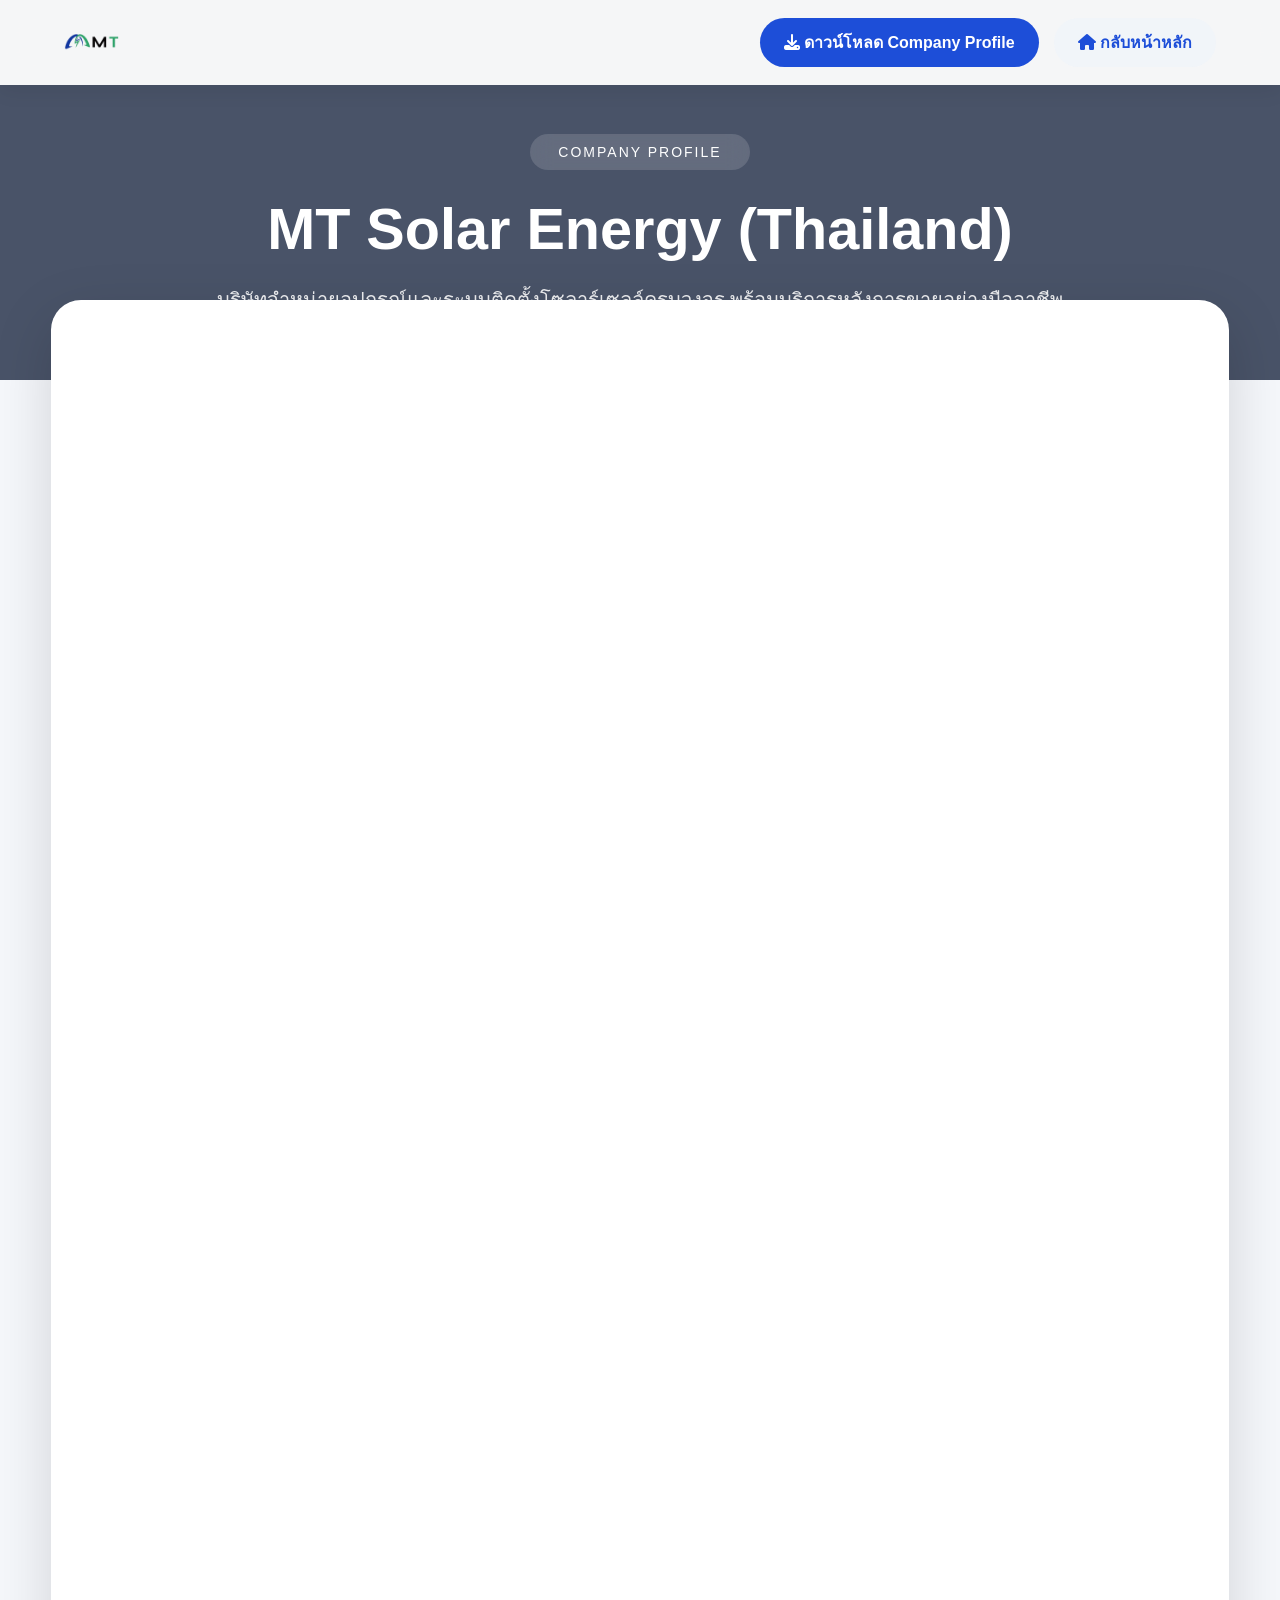
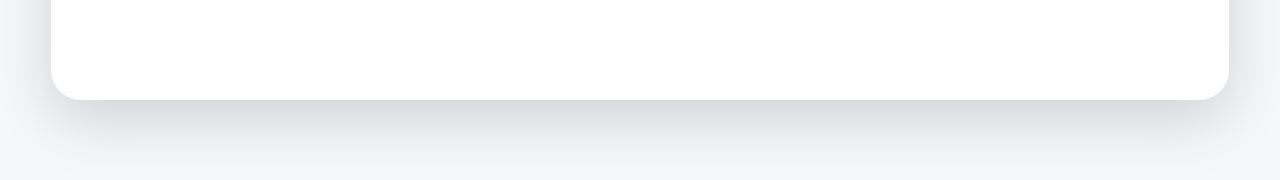
<file: about.html>
<!DOCTYPE html>

<html lang="th">

<head>

    <meta charset="UTF-8">

    <meta
        name="viewport"
        content="width=device-width, initial-scale=1.0">

    <title>

        เกี่ยวกับเรา | MT Solar Energy

    </title>

    <!-- Google Font -->
    <link
        href="https://fonts.googleapis.com/css2?family=Prompt:wght@300;400;500;600;700;800&display=swap"
        rel="stylesheet">

    <!-- Font Awesome -->
    <link
        rel="stylesheet"
        href="https://cdnjs.cloudflare.com/ajax/libs/font-awesome/6.7.1/css/all.min.css">

    <!-- CSS หลัก -->
    <link
        rel="stylesheet"
        href="style.css">

</head>

<body class="about-page">

    <!-- ==========================
         HEADER
    ========================== -->

    <header class="about-header">

        <div class="about-logo">

            <img
                src="logo.png">

        </div>


        <div class="about-header-right">

            <a
                href="Company Thai..pdf"
                download
                class="download-btn">

                <i class="fa-solid fa-download"></i>

                ดาวน์โหลด Company Profile

            </a>


            <a
                href="index.html"
                class="back-home-btn">

                <i class="fa-solid fa-house"></i>

                กลับหน้าหลัก

            </a>

        </div>

    </header>


    <!-- ==========================
         HERO
    ========================== -->

    <section class="about-hero">

        <div class="about-overlay"></div>

        <div class="about-content">

            <span class="about-badge">

                COMPANY PROFILE

            </span>

            <h1>

                MT Solar Energy (Thailand)

            </h1>

            <p>

                บริษัทจำหน่ายอุปกรณ์และระบบติดตั้งโซลาร์เซลล์ครบวงจร
                พร้อมบริการหลังการขายอย่างมืออาชีพ

            </p>

        </div>

    </section>


    <!-- ==========================
         PDF VIEWER
    ========================== -->

    <section class="pdf-section">

        <div class="pdf-card">

        <iframe
            src="https://drive.google.com/file/d/16izc2ZVFtWDUefyNXk2Rt5deI-AhtlAh/preview"
            width="100%"
            height="1200"
            allow="autoplay">

        </iframe>

    </div>

</section>

</body>

</html>
</file>
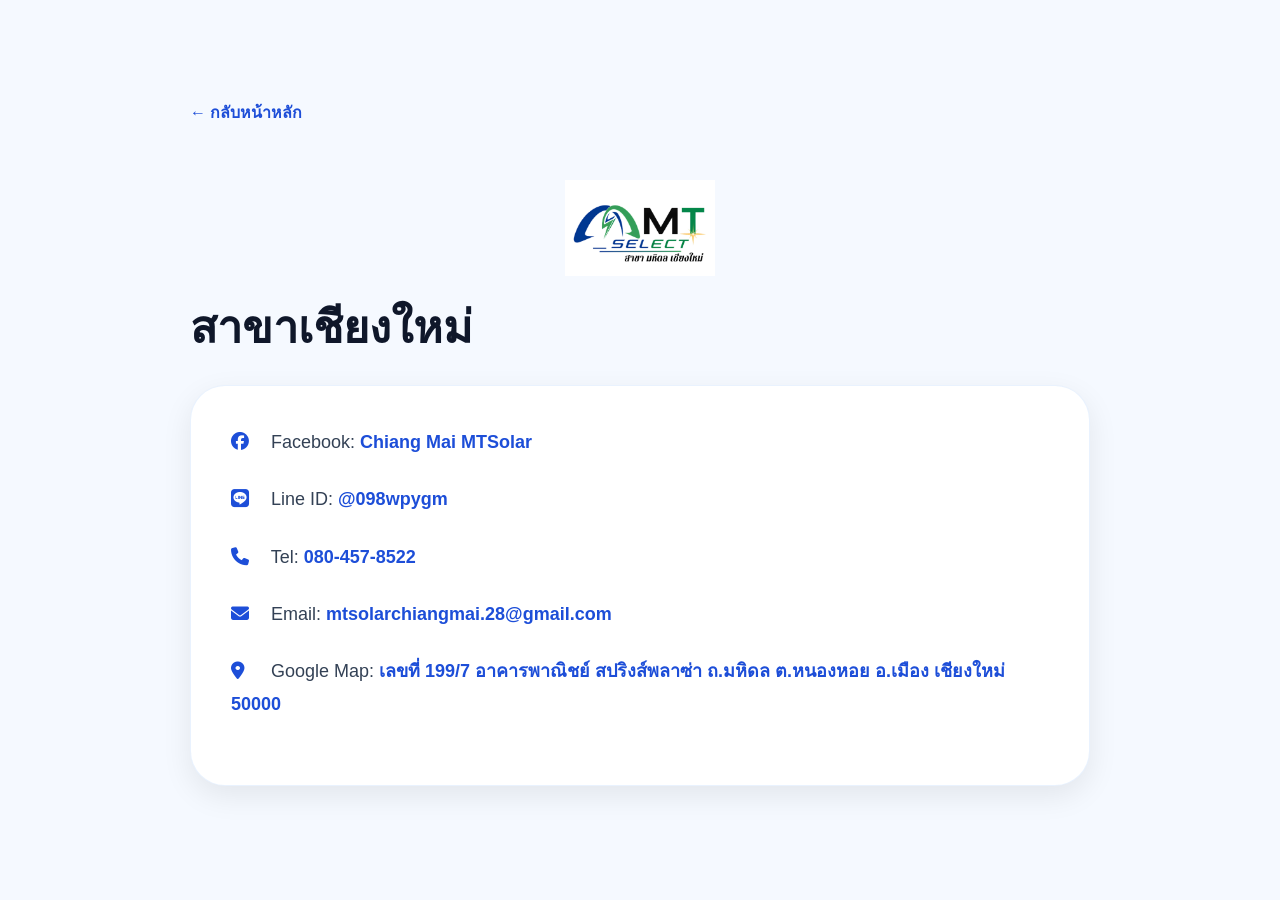
<file: chiangmai.html>
<!DOCTYPE html>
<html lang="th">
<head>

<meta charset="UTF-8">
<meta name="viewport" content="width=device-width, initial-scale=1.0">

<title>สาขาเชียงใหม่ | MT Solar</title>

<link rel="stylesheet" href="style.css">

<link
rel="stylesheet"
href="https://cdnjs.cloudflare.com/ajax/libs/font-awesome/6.7.1/css/all.min.css"
/>

</head>

<body class="branch-page">

<div class="branch-container">

    <a class="back-btn" href="index.html">
        ← กลับหน้าหลัก
    </a>

       <img
src="cnx.logo.png"
alt="MT Solar"
 class="branch-logo">

    <h1>สาขาเชียงใหม่</h1>

    <div class="branch-card">

        <p>

            <i class="fa-brands fa-facebook"></i>

            Facebook:

            <a
            target="_blank"
            href="https://www.facebook.com/profile.php?id=61590579434073">

                Chiang Mai MTSolar

            </a>

        </p>


        <p>

    <i class="fa-brands fa-line"></i>

    Line ID:

    <a
    href="https://line.me/R/ti/p/@098wpygm"
    target="_blank">

        @098wpygm

    </a>

</p>


        <p>

            <i class="fa-solid fa-phone"></i>

            Tel:

                      <a href="tel:080-4578522">

    080-457-8522

</a>

        </p>

                <p>

    <i class="fa-solid fa-envelope"></i>

    Email:

    <a
    href="mailto:mtsolarchiangmai.28@gmail.com">

        mtsolarchiangmai.28@gmail.com

    </a>

</p>

        <p>

            <i class="fa-solid fa-location-dot"></i>

            Google Map:

            <a
            target="_blank"
            href="https://maps.app.goo.gl/oJuo7oeS3aVdKnNG7">

            เลขที่ 199/7 อาคารพาณิชย์
            สปริงส์พลาซ่า ถ.มหิดล
            ต.หนองหอย อ.เมือง เชียงใหม่ 50000

            </a>

        </p>

        
    </div>

</div>

</body>
</html>
</file>
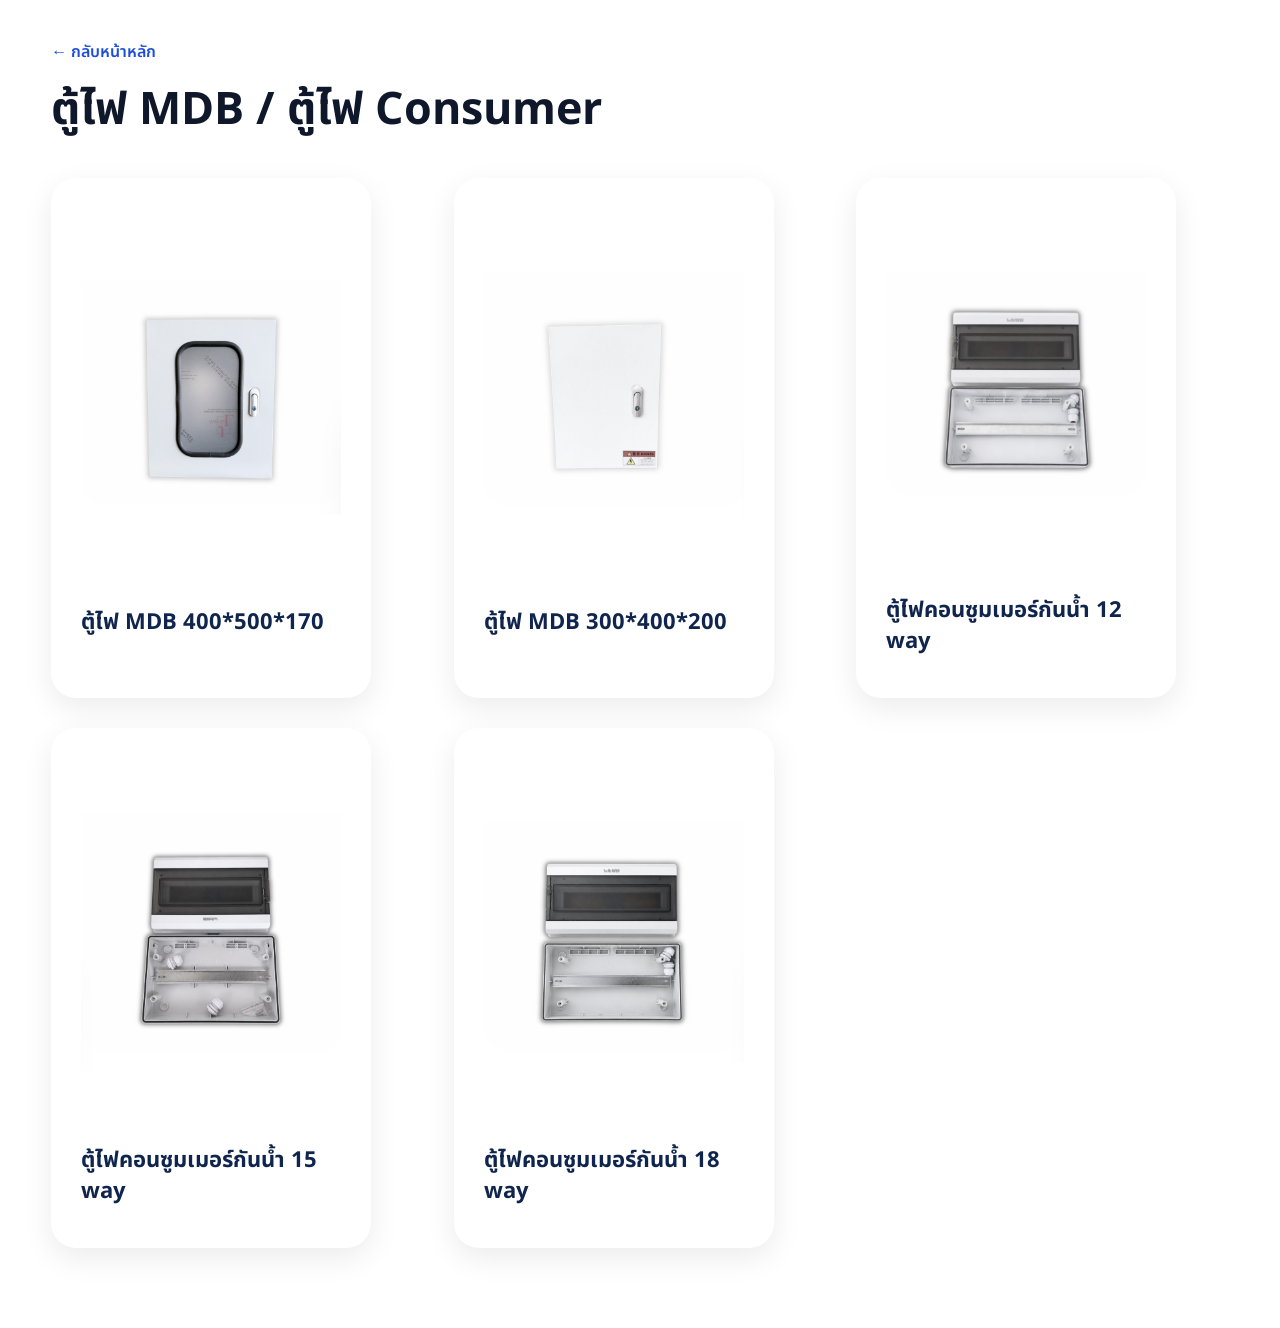
<file: consumer.html>
<!DOCTYPE html>
<html lang="th">

<head>

<meta charset="UTF-8">
<meta name="viewport" content="width=device-width, initial-scale=1.0">

<title>ตู้ไฟ MDB / ตู้ไฟ Consumer | MT Solar</title>

<link rel="stylesheet" href="style.css">

<link
href="https://fonts.googleapis.com/css2?family=Noto+Sans+Thai:wght@300;400;500;600;700;800&display=swap"
rel="stylesheet">

</head>

<body>

<header class="product-header">

    <a href="index.html">

        ← กลับหน้าหลัก

    </a>

    <h1>

        ตู้ไฟ MDB / ตู้ไฟ Consumer

    </h1>

</header>


<section class="product-grid">

    <div class="product-card">

        <img src="ตู้ไฟ MDB 400500200.png">

        <h3>ตู้ไฟ MDB 400*500*170</h3>

        <p>

             

        </p>

    </div>


    <div class="product-card">

        <img src="ตู้ไฟ MDB 300400200.png">

        <h3>ตู้ไฟ MDB 300*400*200</h3>

        <p>

             

        </p>

    </div>


    <div class="product-card">

        <img src="ตู้ไฟคอนซูมเมอร์กันน้ำ 12 way.png">

        <h3>ตู้ไฟคอนซูมเมอร์กันน้ำ 12 way</h3>

        <p>

             

        </p>

    </div>


    <div class="product-card">

        <img src="ตู้ไฟคอนซูมเมอร์กันน้ำ 15 way.png">

        <h3>ตู้ไฟคอนซูมเมอร์กันน้ำ 15 way</h3>

        <p>

             

        </p>

    </div>

    <div class="product-card">

        <img src="ตู้ไฟคอนซูมเมอร์กันน้ำ 18 way.png">

        <h3>ตู้ไฟคอนซูมเมอร์กันน้ำ 18 way</h3>

        <p>

             

        </p>

    </div>

</section>

</body>
</html>
</file>
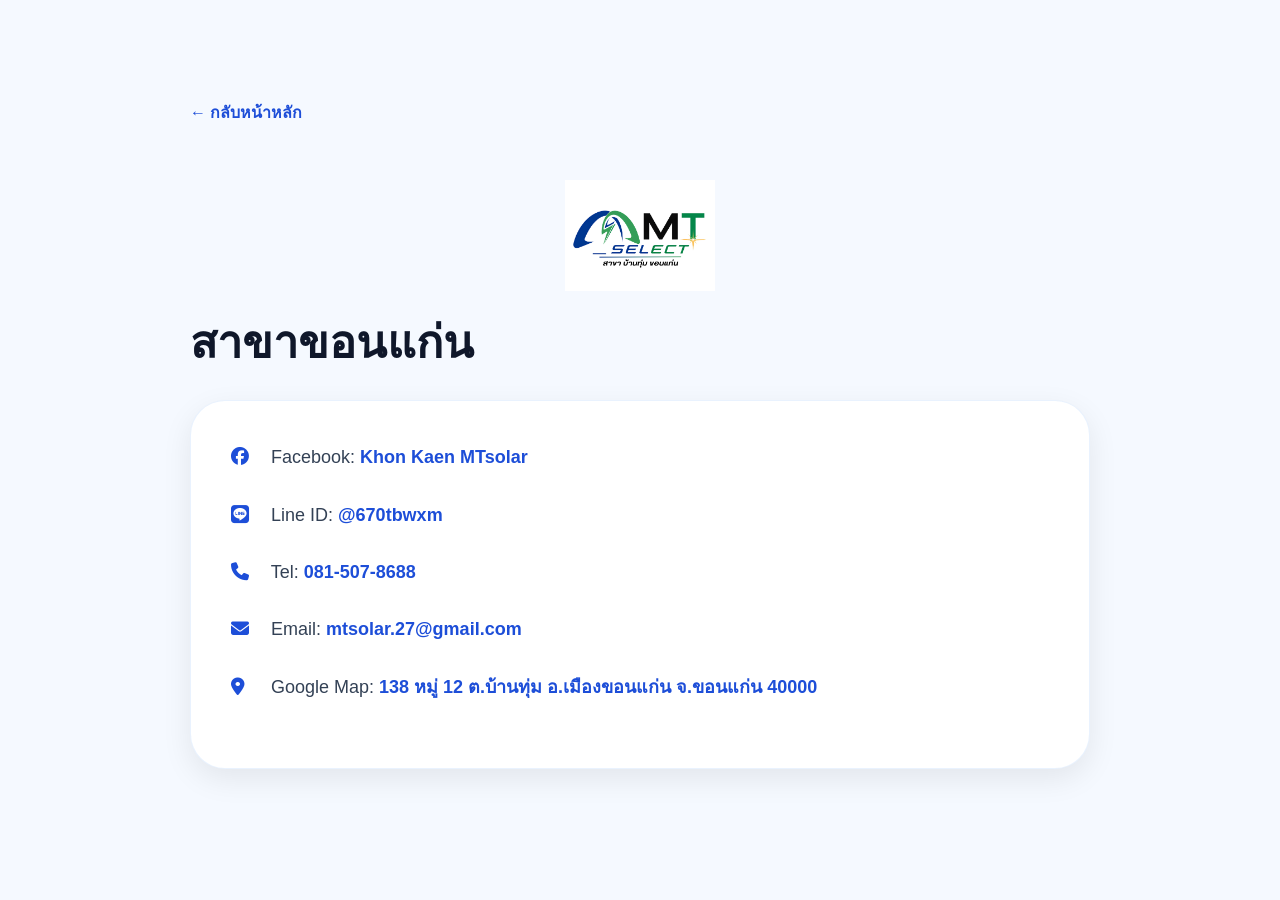
<file: khonkaen.html>
<!DOCTYPE html>
<html lang="th">
<head>

<meta charset="UTF-8">
<meta name="viewport" content="width=device-width, initial-scale=1.0">

<title>สาขาขอนแก่น | MT Solar</title>

<link rel="stylesheet" href="style.css">

<link
rel="stylesheet"
href="https://cdnjs.cloudflare.com/ajax/libs/font-awesome/6.7.1/css/all.min.css"
/>

</head>

<body class="branch-page">

<div class="branch-container">

    <a class="back-btn" href="index.html">
        ← กลับหน้าหลัก
    </a>

           <img
src="kk.logo.png"
alt="MT Solar"
class="branch-logo">

    <h1>สาขาขอนแก่น</h1>

    <div class="branch-card">

        <p>

            <i class="fa-brands fa-facebook"></i>

            Facebook:

            <a
            target="_blank"
            href="https://www.facebook.com/profile.php?id=61572081740037&sk=following&locale=th_TH">

                Khon Kaen MTsolar

            </a>

        </p>


        <p>

            <i class="fa-brands fa-line"></i>

            Line ID:

                <a
    href="https://line.me/R/ti/p/@670tbwxm"
    target="_blank">

        @670tbwxm

    </a>

        </p>


        <p>

            <i class="fa-solid fa-phone"></i>

            Tel:

            <a href="tel:081-507-8688">

    081-507-8688

</a>

        </p>

                <p>

    <i class="fa-solid fa-envelope"></i>

    Email:

    <a
    href="mailto:mtsolar.27@gmail.com">

        mtsolar.27@gmail.com

    </a>

</p>

        <p>

            <i class="fa-solid fa-location-dot"></i>

            Google Map:

            <a
            target="_blank"
            href="https://maps.app.goo.gl/cWayZiw8LHoqVqKg9">

            138 หมู่ 12 ต.บ้านทุ่ม
            อ.เมืองขอนแก่น
            จ.ขอนแก่น 40000

            </a>

        </p>

    </div>

</div>

</body>
</html>
</file>
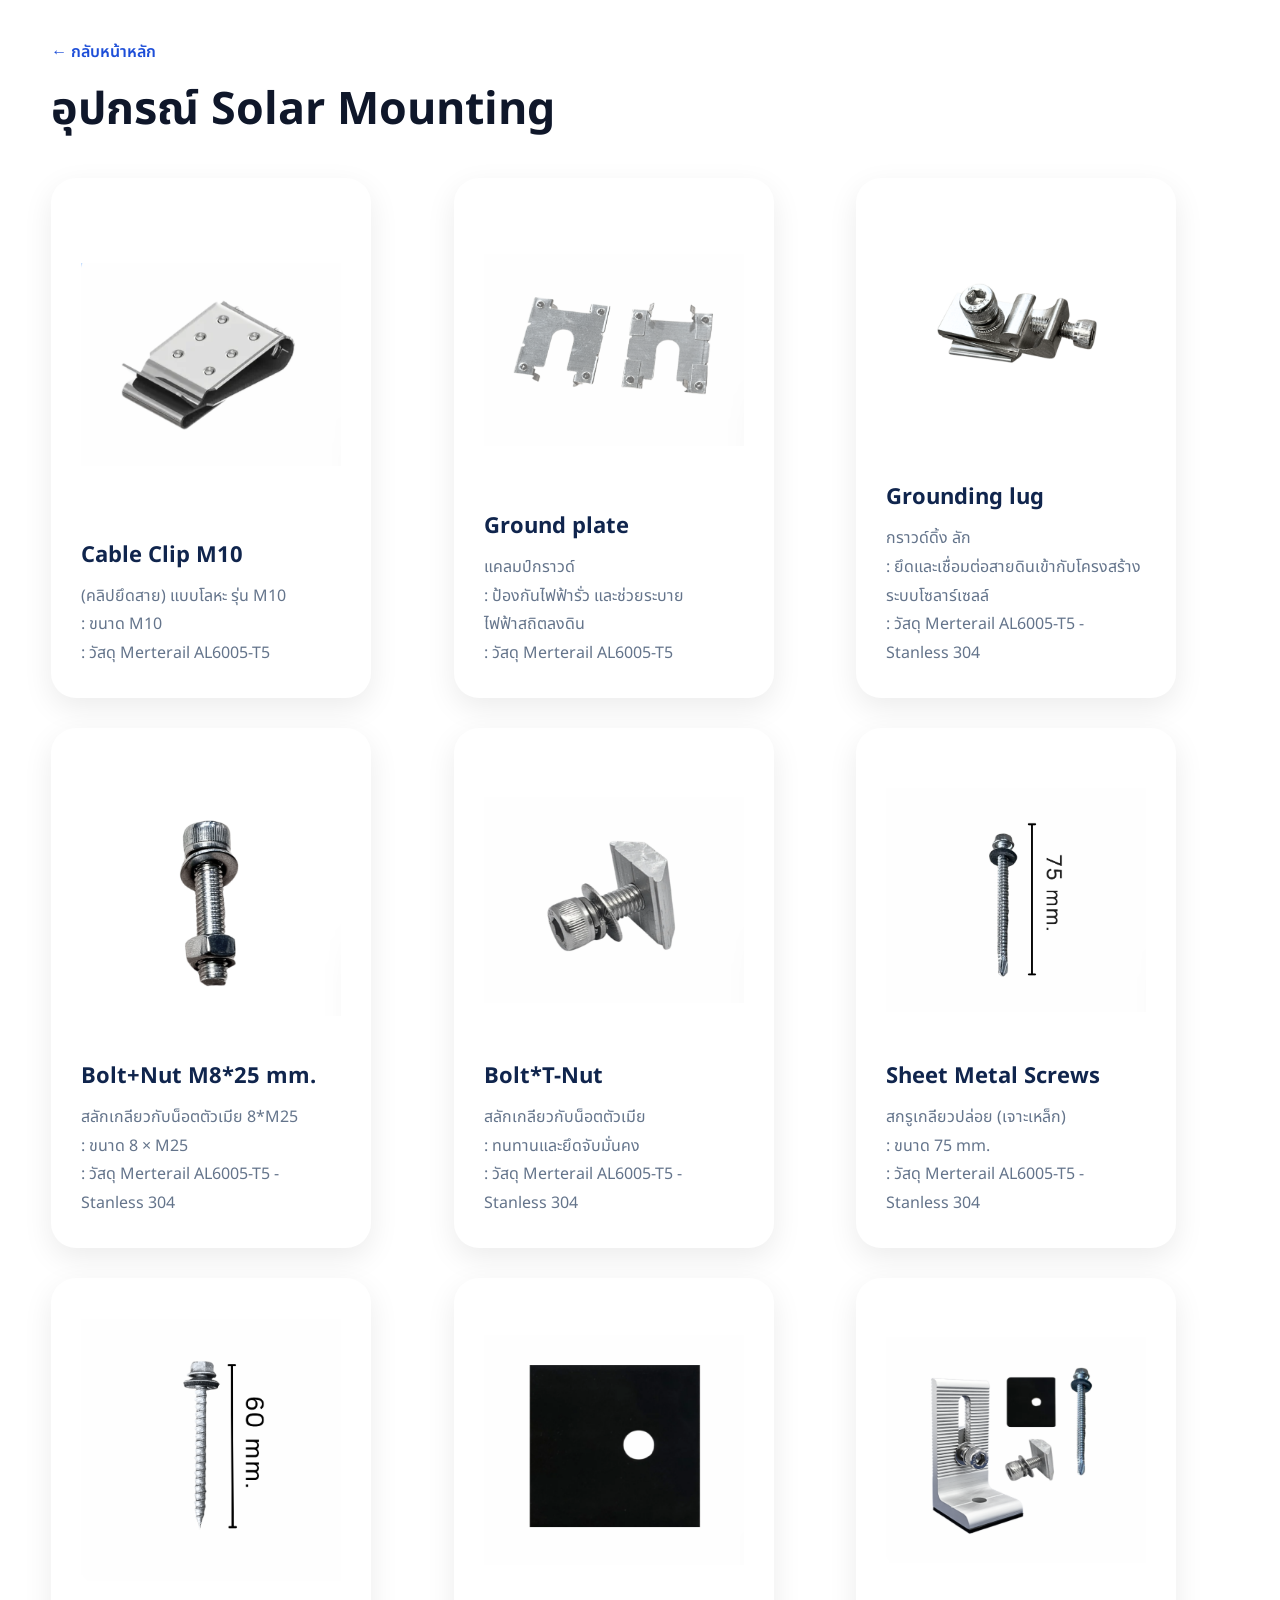
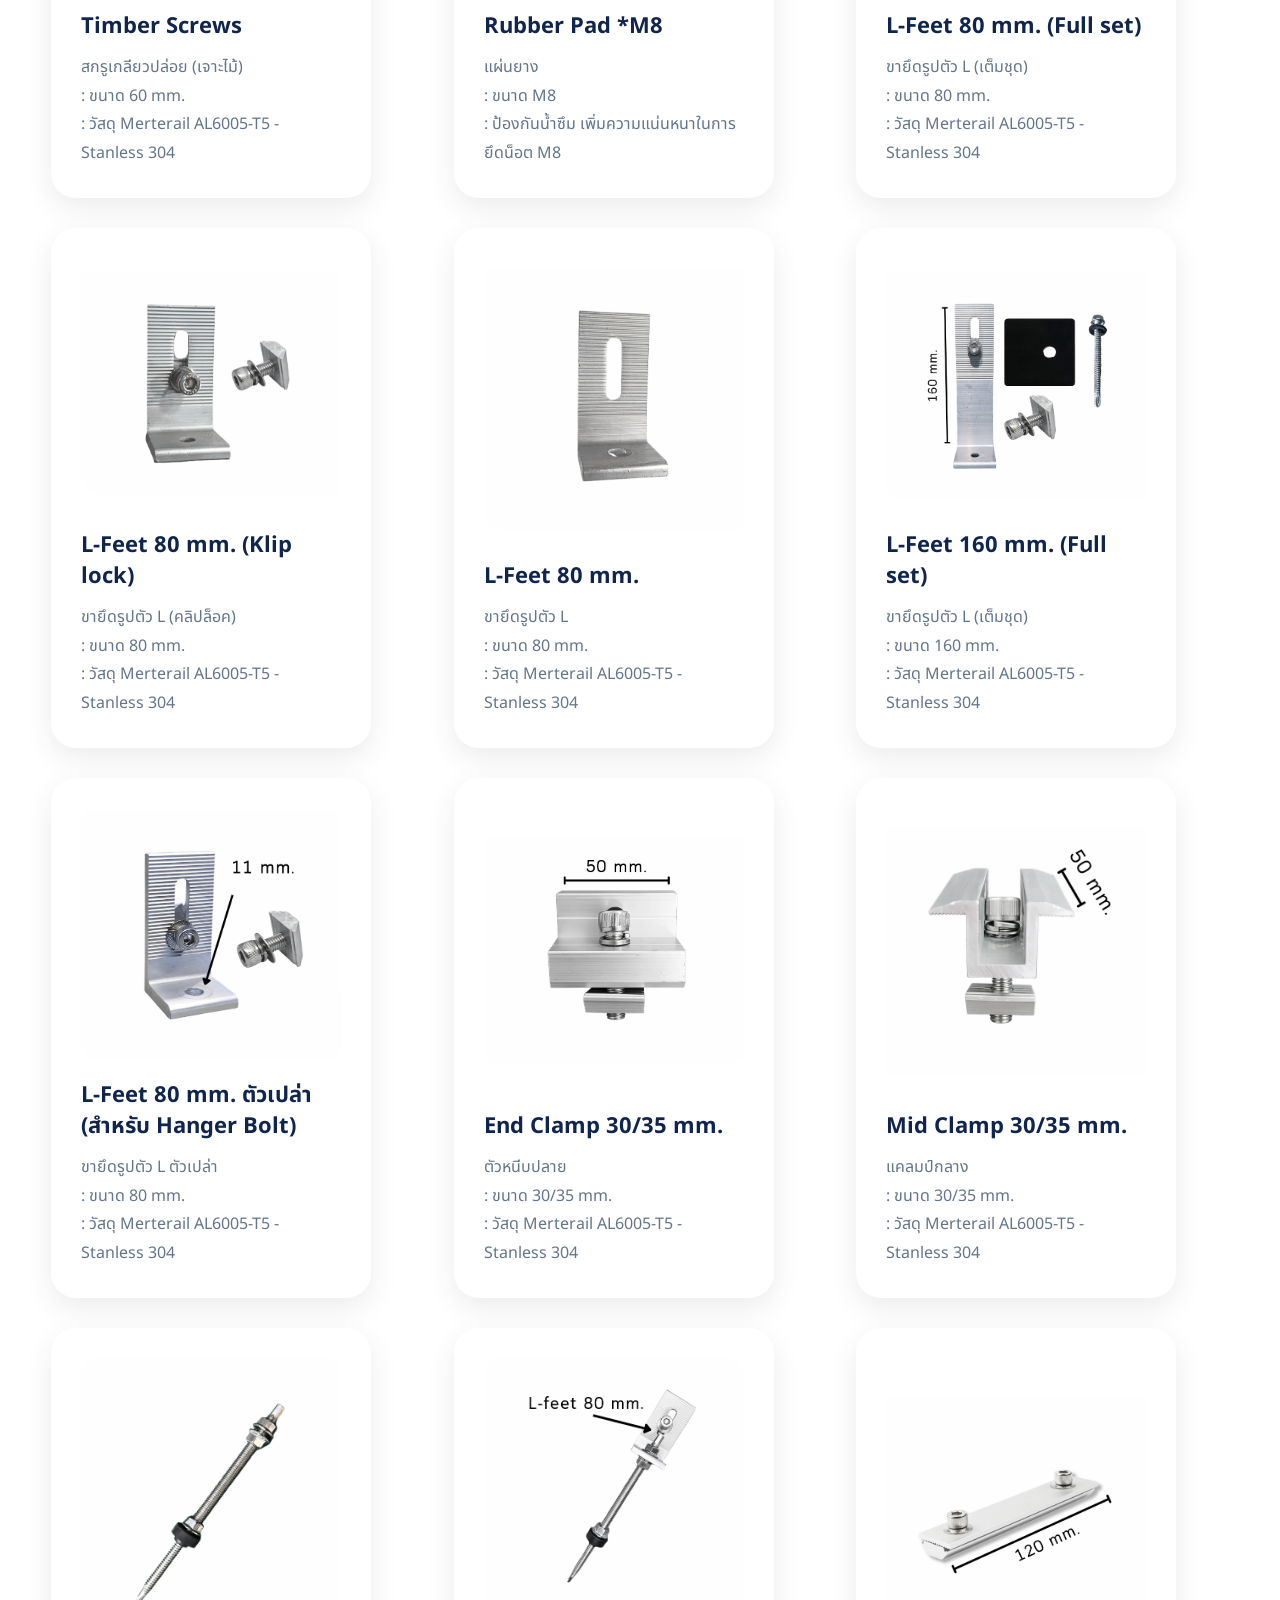
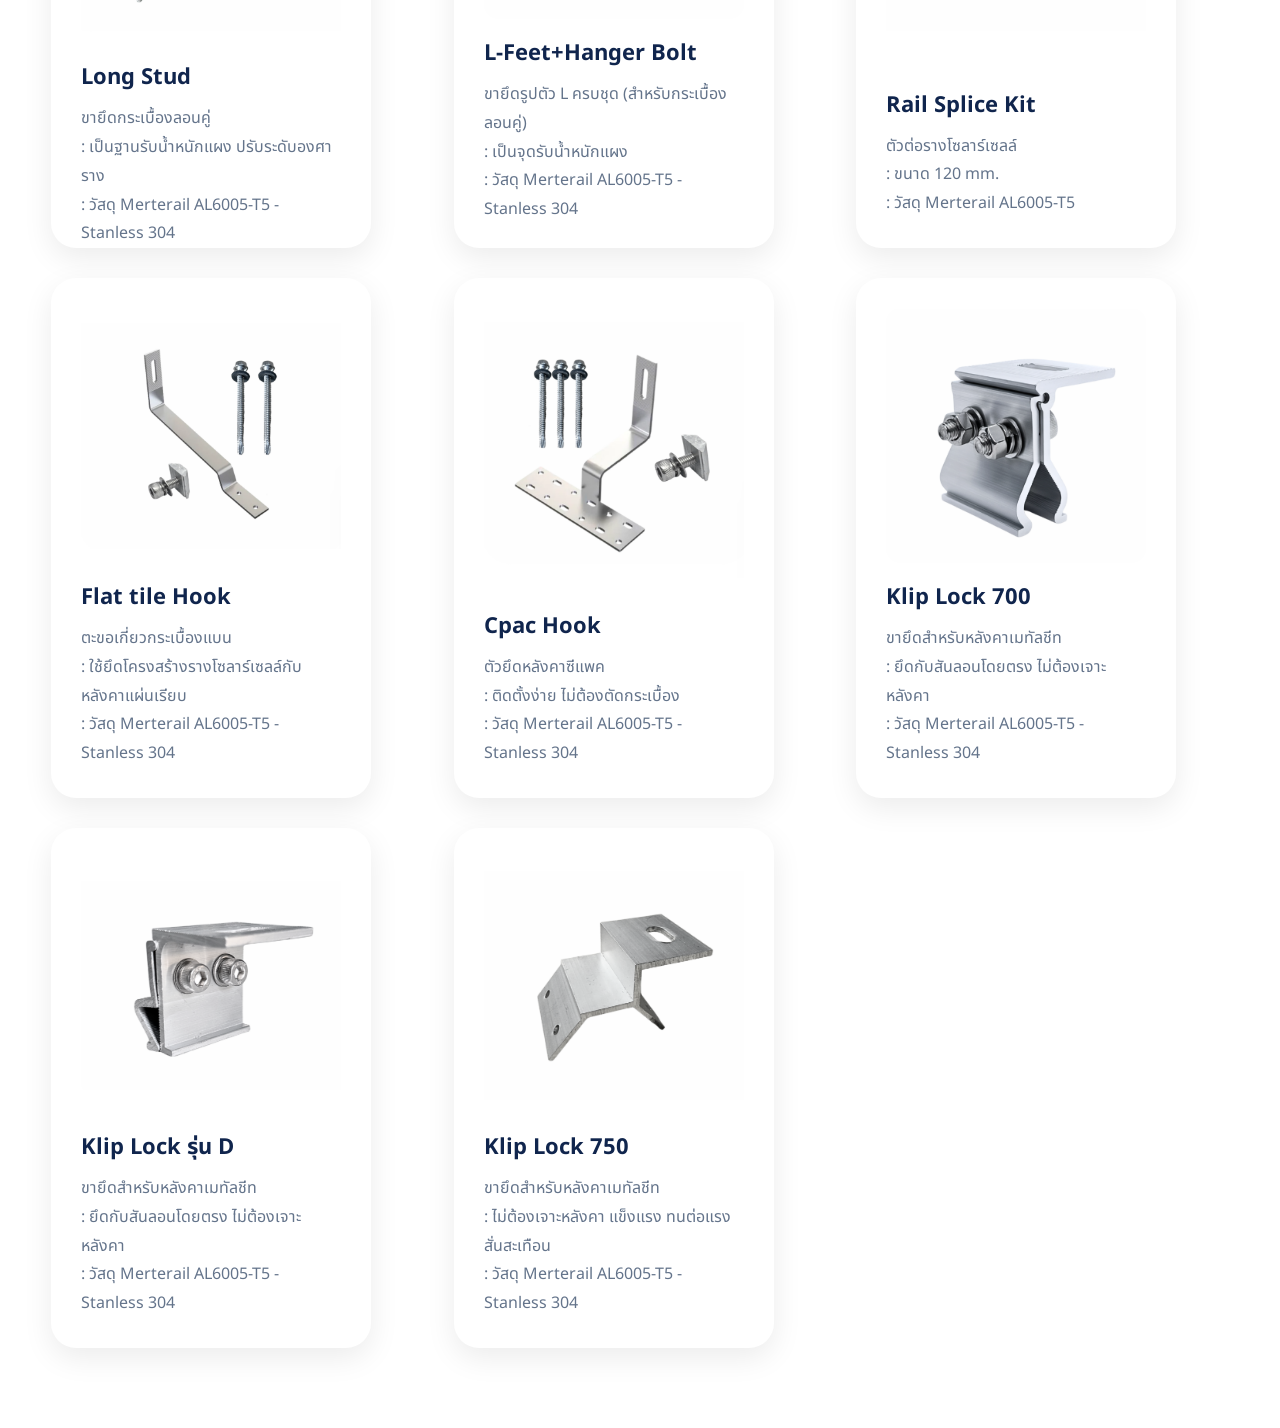
<file: mounting.html>
<!DOCTYPE html>
<html lang="th">

<head>

<meta charset="UTF-8">
<meta name="viewport" content="width=device-width, initial-scale=1.0">

<title>Solar Mounting | MT Solar</title>

<link rel="stylesheet" href="style.css">

<link
href="https://fonts.googleapis.com/css2?family=Noto+Sans+Thai:wght@300;400;500;600;700;800&display=swap"
rel="stylesheet">

</head>

<body>

<header class="product-header">

    <a href="index.html">

        ← กลับหน้าหลัก

    </a>

    <h1>

        อุปกรณ์ Solar Mounting

    </h1>

</header>


<section class="product-grid">

    <div class="product-card">

        <img src="CableclipM10.png">

        <h3>Cable Clip M10</h3>

        <p>

            (คลิปยึดสาย) แบบโลหะ รุ่น M10
            <br>
            : ขนาด M10
            <br>
            : วัสดุ Merterail AL6005-T5
        </p>

    </div>


    <div class="product-card">

        <img src="Ground plate.png">

        <h3>Ground plate</h3>

        <p>

            แคลมป์กราวด์
            <br>
            : ป้องกันไฟฟ้ารั่ว และช่วยระบายไฟฟ้าสถิตลงดิน
            <br>
            : วัสดุ Merterail AL6005-T5

        </p>

    </div>


    <div class="product-card">

        <img src="Grounding lug.png">

        <h3>Grounding lug</h3>

        <p>

            กราวด์ดิ้ง ลัก
            <br>
            : ยึดและเชื่อมต่อสายดินเข้ากับโครงสร้างระบบโซลาร์เซลล์
            <br>
            : วัสดุ Merterail AL6005-T5 - Stanless 304

        </p>

    </div>


    <div class="product-card">

        <img src="Bolt+Nut M8×25 mm..png">

        <h3>Bolt+Nut M8*25 mm.</h3>

        <p>

            สลักเกลียวกับน็อตตัวเมีย 8*M25
            <br>
            : ขนาด 8 × M25
            <br>
            : วัสดุ Merterail AL6005-T5 - Stanless 304

        </p>

    </div>


    <div class="product-card">

        <img src="Bolt×T-Nut.png">

        <h3>Bolt*T-Nut</h3>

        <p>

            สลักเกลียวกับน็อตตัวเมีย
            <br>
            : ทนทานและยึดจับมั่นคง
            <br>
            : วัสดุ Merterail AL6005-T5 - Stanless 304

        </p>

    </div>


    <div class="product-card">

        <img src="Sheet Metal Screws.png">

        <h3>Sheet Metal Screws</h3>

        <p>

            สกรูเกลียวปล่อย (เจาะเหล็ก)
            <br>
            : ขนาด 75 mm.
            <br>
            : วัสดุ Merterail AL6005-T5 - Stanless 304

        </p>

    </div>

    <div class="product-card">

        <img src="Timber Screws.png">

        <h3>Timber Screws</h3>

        <p>

            สกรูเกลียวปล่อย (เจาะไม้)
            <br>
            : ขนาด 60 mm.
            <br>
            : วัสดุ Merterail AL6005-T5 - Stanless 304

        </p>

    </div>

    <div class="product-card">

        <img src="Rubber Pad M8.png">

        <h3>Rubber Pad *M8</h3>

        <p>

            แผ่นยาง
            <br>
            : ขนาด M8
            <br>
            : ป้องกันน้ำซึม เพิ่มความแน่นหนาในการยึดน็อต M8

        </p>

    </div>    

    <div class="product-card">

        <img src="L-Feet 80 mm. (Full set).png">

        <h3>L-Feet 80 mm. (Full set)</h3>

        <p>

            ขายึดรูปตัว L (เต็มชุด)
            <br>
            : ขนาด 80 mm.
            <br>
            : วัสดุ Merterail AL6005-T5 - Stanless 304

        </p>

    </div>

    <div class="product-card">

        <img src="L-Feet 80 mm. (Klip lock).png">

        <h3>L-Feet 80 mm. (Klip lock)</h3>

        <p>

            ขายึดรูปตัว L (คลิปล็อค)
            <br>
            : ขนาด 80 mm.
            <br>
            : วัสดุ Merterail AL6005-T5 - Stanless 304

        </p>

    </div>

    <div class="product-card">

        <img src="L-Feet 80 mm..png">

        <h3>L-Feet 80 mm.</h3>

        <p>

            ขายึดรูปตัว L
            <br>
            : ขนาด 80 mm.
            <br>
            : วัสดุ Merterail AL6005-T5 - Stanless 304

        </p>

    </div>

    <div class="product-card">

        <img src="L-Feet 160 mm. (Full set).png">

        <h3>L-Feet 160 mm. (Full set)</h3>

        <p>

            ขายึดรูปตัว L (เต็มชุด)
            <br>
            : ขนาด 160 mm.
            <br>
            : วัสดุ Merterail AL6005-T5 - Stanless 304

        </p>

    </div>

    <div class="product-card">

        <img src="L-Feet 80 mm. ตัวเปล่า (สำหรับ Hanger Bolt).png">

        <h3>L-Feet 80 mm. ตัวเปล่า (สำหรับ Hanger Bolt)</h3>

        <p>

            ขายึดรูปตัว L  ตัวเปล่า
            <br>
            : ขนาด 80 mm.
            <br>
            : วัสดุ Merterail AL6005-T5 - Stanless 304

        </p>

    </div>

    <div class="product-card">

        <img src="End Clamp 30-35 mm..png">

        <h3>End Clamp 30/35 mm.</h3>

        <p>

            ตัวหนีบปลาย
            <br>
            : ขนาด 30/35 mm.
            <br>
            : วัสดุ Merterail AL6005-T5 - Stanless 304

        </p>

    </div>

    <div class="product-card">

        <img src="Mid Clamp 30-35 mm..png">

        <h3>Mid Clamp 30/35 mm.</h3>

        <p>

            แคลมป์กลาง
            <br>
            : ขนาด 30/35 mm.
            <br>
            : วัสดุ Merterail AL6005-T5 - Stanless 304

        </p>

    </div>

    <div class="product-card">

        <img src="Long Stud.png">

        <h3>Long Stud</h3>

        <p>

            ขายึดกระเบื้องลอนคู่
            <br>
            : เป็นฐานรับน้ำหนักแผง ปรับระดับองศาราง
            <br>
            : วัสดุ Merterail AL6005-T5 - Stanless 304

        </p>

    </div>

    <div class="product-card">

        <img src="L-Feet+Hanger Bolt.png">

        <h3>L-Feet+Hanger Bolt</h3>

        <p>

            ขายึดรูปตัว L ครบชุด (สำหรับกระเบื้องลอนคู่)
            <br>
            : เป็นจุดรับน้ำหนักแผง
            <br>
            : วัสดุ Merterail AL6005-T5 - Stanless 304

        </p>

    </div>

    <div class="product-card">

        <img src="Rail Splice Kit.png">

        <h3>Rail Splice Kit</h3>

        <p>

            ตัวต่อรางโซลาร์เซลล์
            <br>
            : ขนาด 120 mm.
            <br>
            : วัสดุ Merterail AL6005-T5

        </p>

    </div>

    

    <div class="product-card">

        <img src="Flat tile Hook.png">

        <h3>Flat tile Hook</h3>

        <p>

            ตะขอเกี่ยวกระเบื้องแบน
            <br>
            : ใช้ยึดโครงสร้างรางโซลาร์เซลล์กับหลังคาแผ่นเรียบ
            <br>
            : วัสดุ Merterail AL6005-T5 - Stanless 304

        </p>

    </div>

    <div class="product-card">

        <img src="Cpac Hook.png">

        <h3>Cpac Hook</h3>

        <p>

            ตัวยึดหลังคาซีแพค
            <br>
            : ติดตั้งง่าย ไม่ต้องตัดกระเบื้อง
            <br>
            : วัสดุ Merterail AL6005-T5 - Stanless 304

        </p>

    </div>

    <div class="product-card">

        <img src="Klip Lock 700.png">

        <h3>Klip Lock 700</h3>

        <p>

            ขายึดสำหรับหลังคาเมทัลชีท
            <br>
            : ยึดกับสันลอนโดยตรง ไม่ต้องเจาะหลังคา
            <br>
            : วัสดุ Merterail AL6005-T5 - Stanless 304

        </p>

    </div>

    <div class="product-card">

        <img src="Klip Lock รุ่น D.png">

        <h3>Klip Lock รุ่น D</h3>

        <p>

            ขายึดสำหรับหลังคาเมทัลชีท
            <br>
            : ยึดกับสันลอนโดยตรง ไม่ต้องเจาะหลังคา
            <br>
            : วัสดุ Merterail AL6005-T5 - Stanless 304

        </p>

    </div>

    <div class="product-card">

        <img src="Klip Lock 750.png">

        <h3>Klip Lock 750</h3>

        <p>

            ขายึดสำหรับหลังคาเมทัลชีท
            <br>
            : ไม่ต้องเจาะหลังคา แข็งแรง ทนต่อแรงสั่นสะเทือน
            <br>
            : วัสดุ Merterail AL6005-T5 - Stanless 304

        </p>

    </div>

</section>

</body>

</html>
</file>
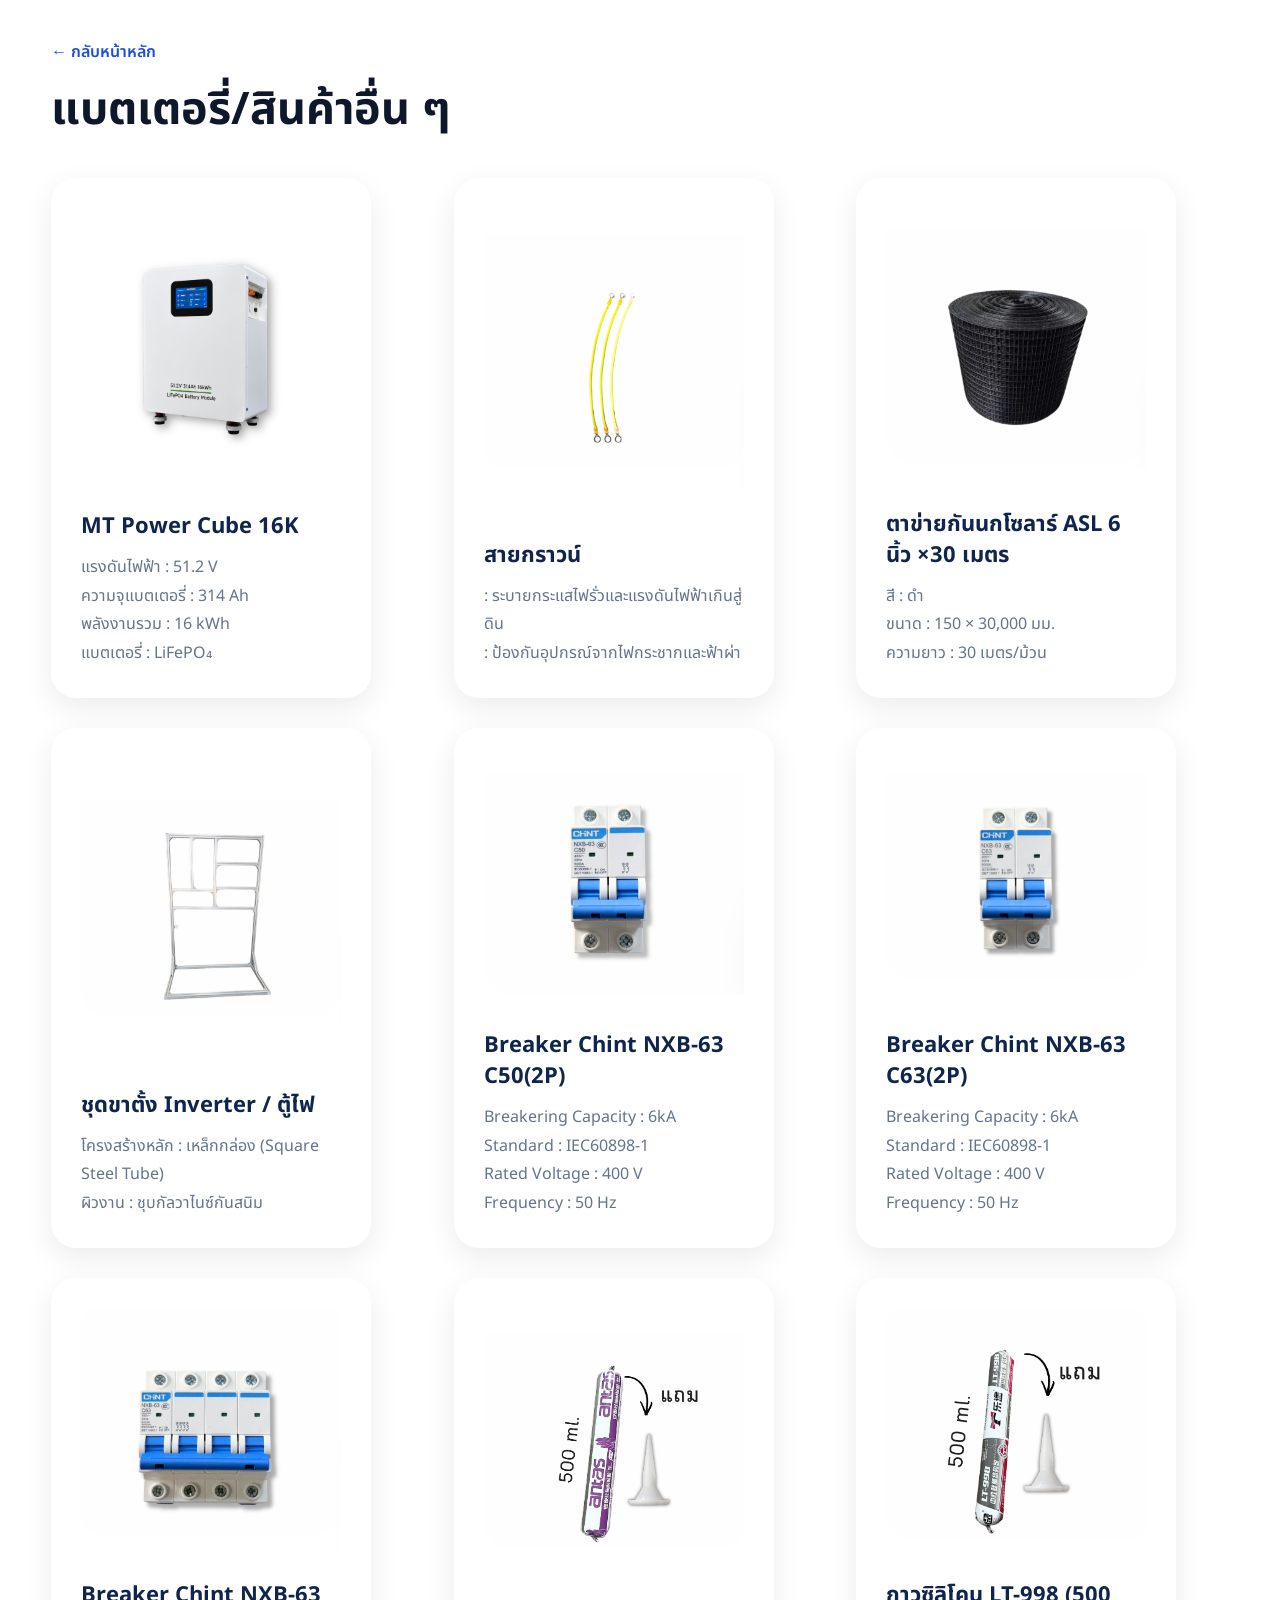
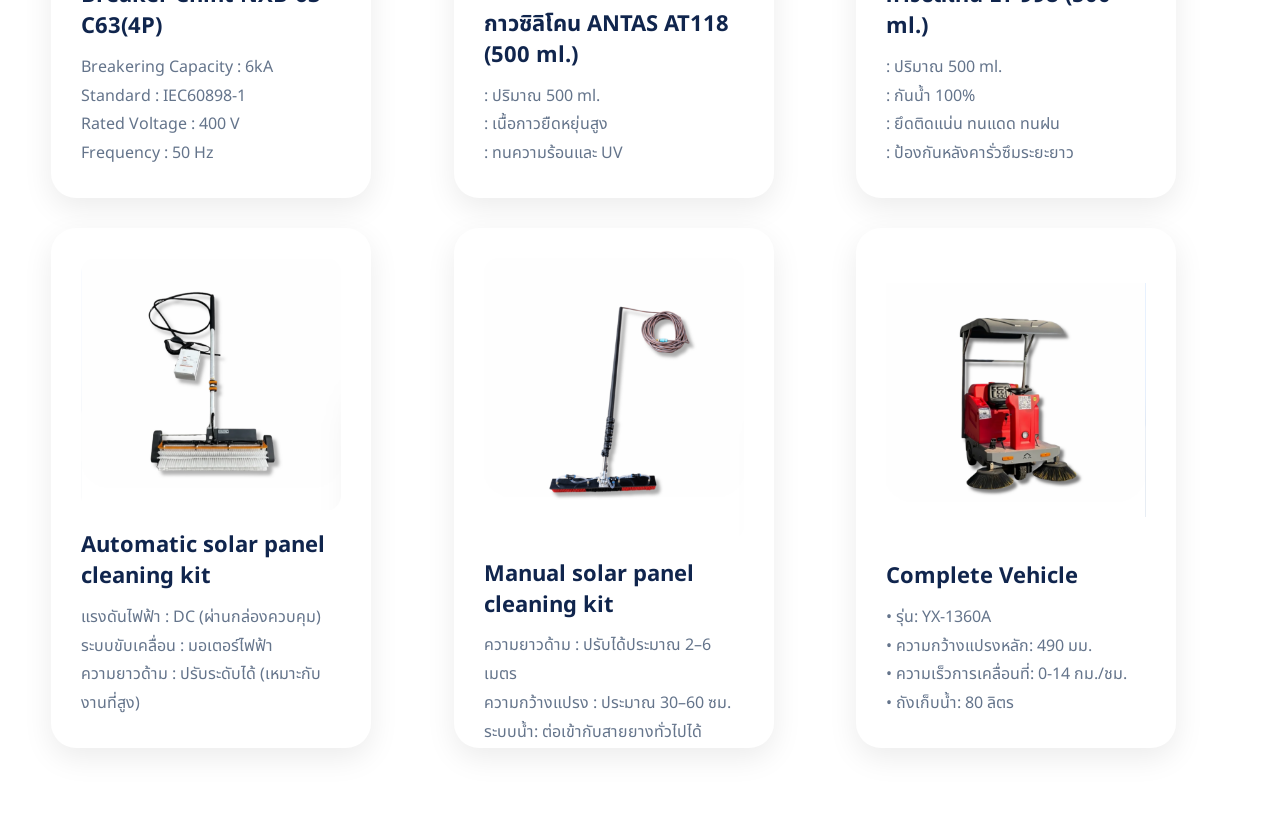
<file: other.html>
<!DOCTYPE html>
<html lang="th">

<head>

<meta charset="UTF-8">
<meta name="viewport" content="width=device-width, initial-scale=1.0">

<title>แบตเตอรี่/สินค้าอื่น ๆ | MT Solar</title>

<link rel="stylesheet" href="style.css">

<link
href="https://fonts.googleapis.com/css2?family=Noto+Sans+Thai:wght@300;400;500;600;700;800&display=swap"
rel="stylesheet">

</head>

<body>

<header class="product-header">

    <a href="index.html">

        ← กลับหน้าหลัก

    </a>

    <h1>

        แบตเตอรี่/สินค้าอื่น ๆ

    </h1>

</header>


<section class="product-grid">

    <div class="product-card">

        <img src="battery.png">

        <h3>MT Power Cube 16K</h3>

        <p>
            แรงดันไฟฟ้า : 51.2 V
            <br>
            ความจุแบตเตอรี่ : 314 Ah
            <br>
            พลังงานรวม : 16 kWh
            <br>
            แบตเตอรี่ : LiFePO₄

        </p>

    </div>
    
    <div class="product-card">

        <img src="สายกราวน์.png">

        <h3>สายกราวน์</h3>

        <p>

            : ระบายกระแสไฟรั่วและแรงดันไฟฟ้าเกินสู่ดิน
            <br>
            : ป้องกันอุปกรณ์จากไฟกระชากและฟ้าผ่า

        </p>

    </div>


    <div class="product-card">

        <img src="ตาข่ายกันนก.png">

        <h3>ตาข่ายกันนกโซลาร์ ASL 6 นิ้ว ×30 เมตร</h3>

        <p>

            สี : ดำ
            <br>
            ขนาด : 150 × 30,000 มม.
            <br>
            ความยาว : 30 เมตร/ม้วน

        </p>

    </div>


    <div class="product-card">

        <img src="ขาตั้ง Inverter.png">

        <h3>ชุดขาตั้ง Inverter / ตู้ไฟ</h3>

        <p>

            โครงสร้างหลัก : เหล็กกล่อง (Square Steel Tube)
            <br>
            ผิวงาน : ชุบกัลวาไนซ์กันสนิม

        </p>

    </div>


    <div class="product-card">

        <img src="c50 (2p).png">

        <h3>Breaker Chint NXB-63 C50(2P)</h3>

        <p>

            Breakering Capacity : 6kA
            <br>
            Standard : IEC60898-1 
            <br>
            Rated Voltage : 400 V
            <br>
            Frequency : 50 Hz

        </p>

    </div>

    <div class="product-card">

        <img src="c63 (2p).png">

        <h3>Breaker Chint NXB-63 C63(2P)</h3>

        <p>

            Breakering Capacity : 6kA
            <br>
            Standard : IEC60898-1 
            <br>
            Rated Voltage : 400 V
            <br>
            Frequency : 50 Hz

        </p>

    </div>

    <div class="product-card">

        <img src="c63 (4p).png">

        <h3>Breaker Chint NXB-63 C63(4P)</h3>

        <p>

            Breakering Capacity : 6kA
            <br>
            Standard : IEC60898-1 
            <br>
            Rated Voltage : 400 V
            <br>
            Frequency : 50 Hz

        </p>

    </div>


    <div class="product-card">

        <img src="กาวซิลิโคน ANTAS AT118 (500 ml.).png">

        <h3>กาวซิลิโคน ANTAS AT118 (500 ml.)</h3>

        <p>

            : ปริมาณ 500 ml.
            <br>
            : เนื้อกาวยืดหยุ่นสูง
            <br>
            : ทนความร้อนและ UV
            

        </p>

    </div>

    <div class="product-card">

        <img src="กาวซิลิโคน LT-998 (500 ml.).png">

        <h3>กาวซิลิโคน LT-998 (500 ml.)</h3>

        <p>

            : ปริมาณ 500 ml.
            <br>
            : กันน้ำ 100%
            <br>
            : ยึดติดแน่น ทนแดด ทนฝน
            <br>
            : ป้องกันหลังคารั่วซึมระยะยาว

        </p>

    </div>

    <div class="product-card">

        <img src="automatic.png">

        <h3>Automatic solar panel cleaning kit</h3>

        <p>

            แรงดันไฟฟ้า : DC (ผ่านกล่องควบคุม)
            <br>
            ระบบขับเคลื่อน : มอเตอร์ไฟฟ้า
            <br>
            ความยาวด้าม : ปรับระดับได้ (เหมาะกับงานที่สูง)

        </p>

    </div>

    <div class="product-card">

        <img src="manual.png">

        <h3>Manual solar panel cleaning kit</h3>

        <p>

            ความยาวด้าม : ปรับได้ประมาณ 2–6 เมตร
            <br>
            ความกว้างแปรง : ประมาณ 30–60 ซม.
            <br>
            ระบบน้ำ: ต่อเข้ากับสายยางทั่วไปได้
            

        </p>

    </div>

    <div class="product-card">

        <img src="Complete Vehicle.png">

        <h3>Complete Vehicle</h3>

        <p>

            • รุ่น: YX-1360A
            <br>
            • ความกว้างแปรงหลัก: 490 มม.
            <br>
            • ความเร็วการเคลื่อนที่: 0-14 กม./ชม.
            <br>
            • ถังเก็บน้ำ: 80 ลิตร
            <br>
        
            

        </p>

    </div>

</section>

</body>
</html>
</file>
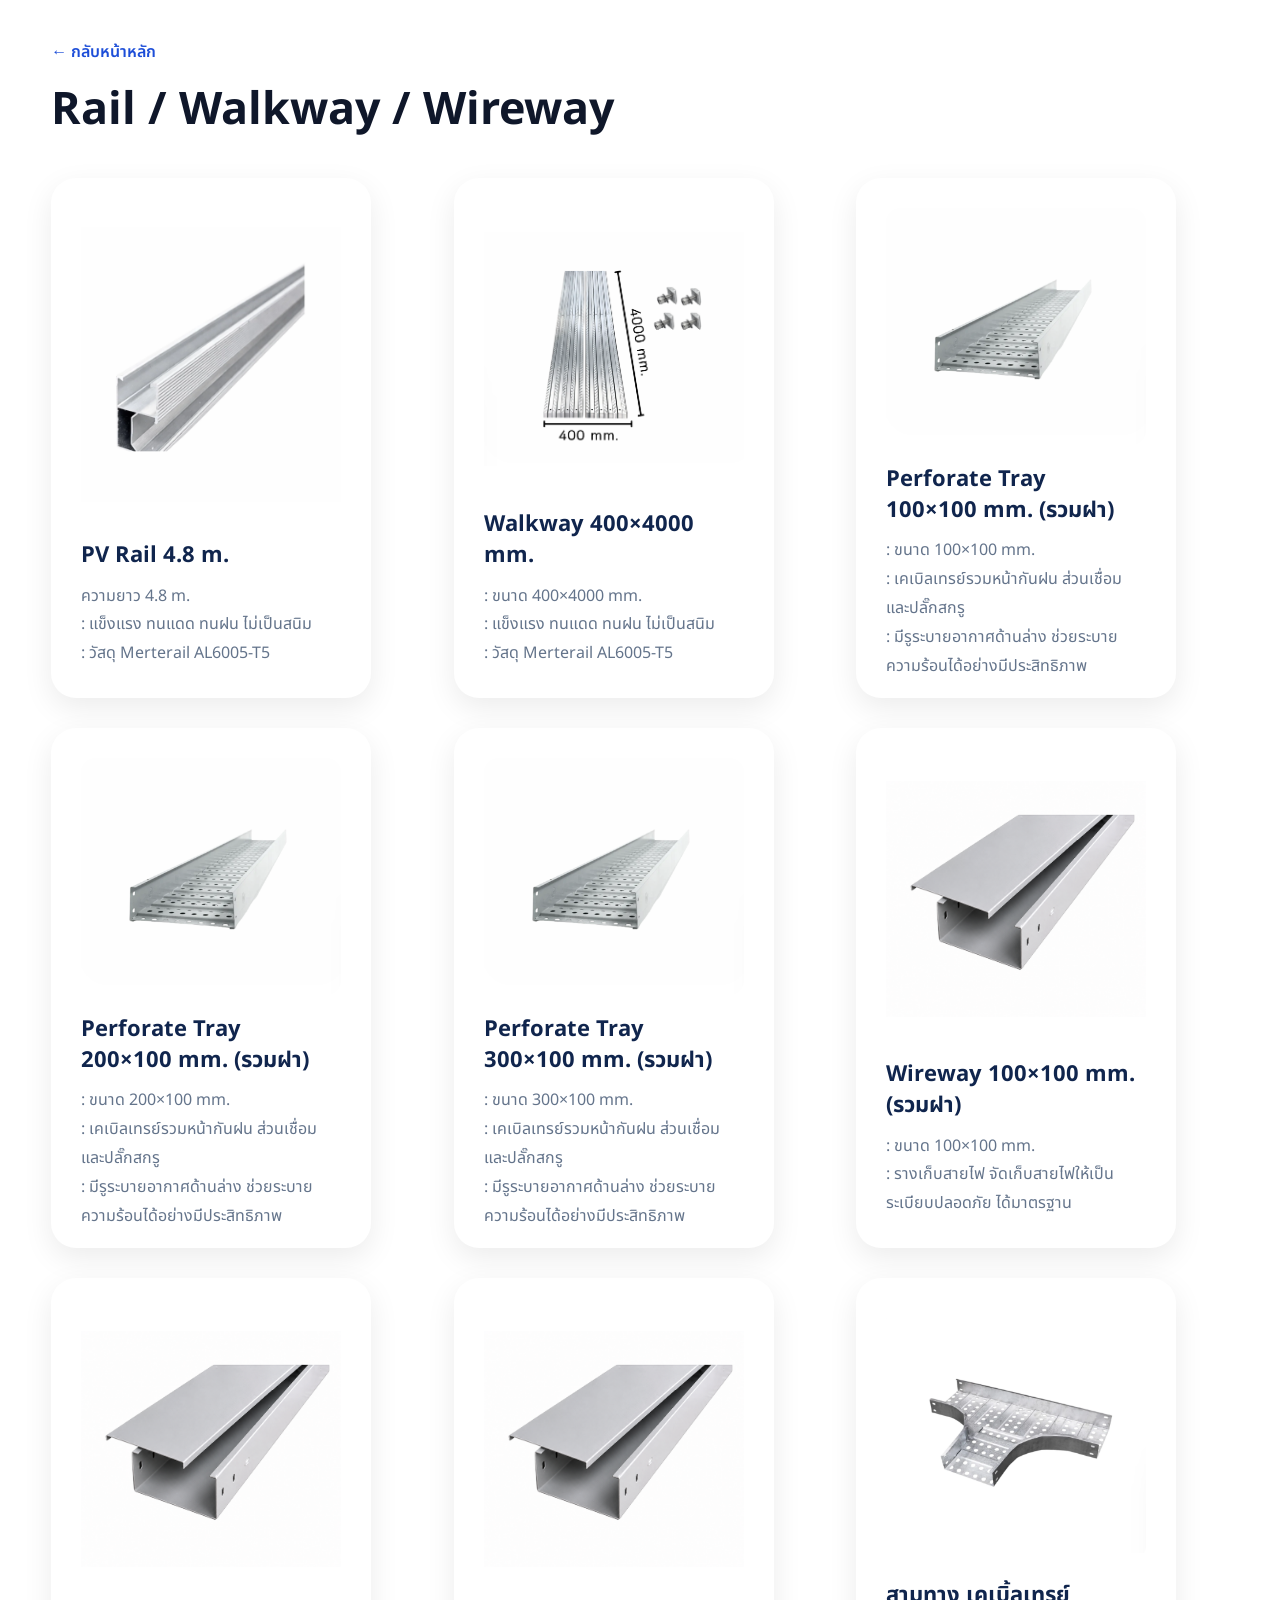
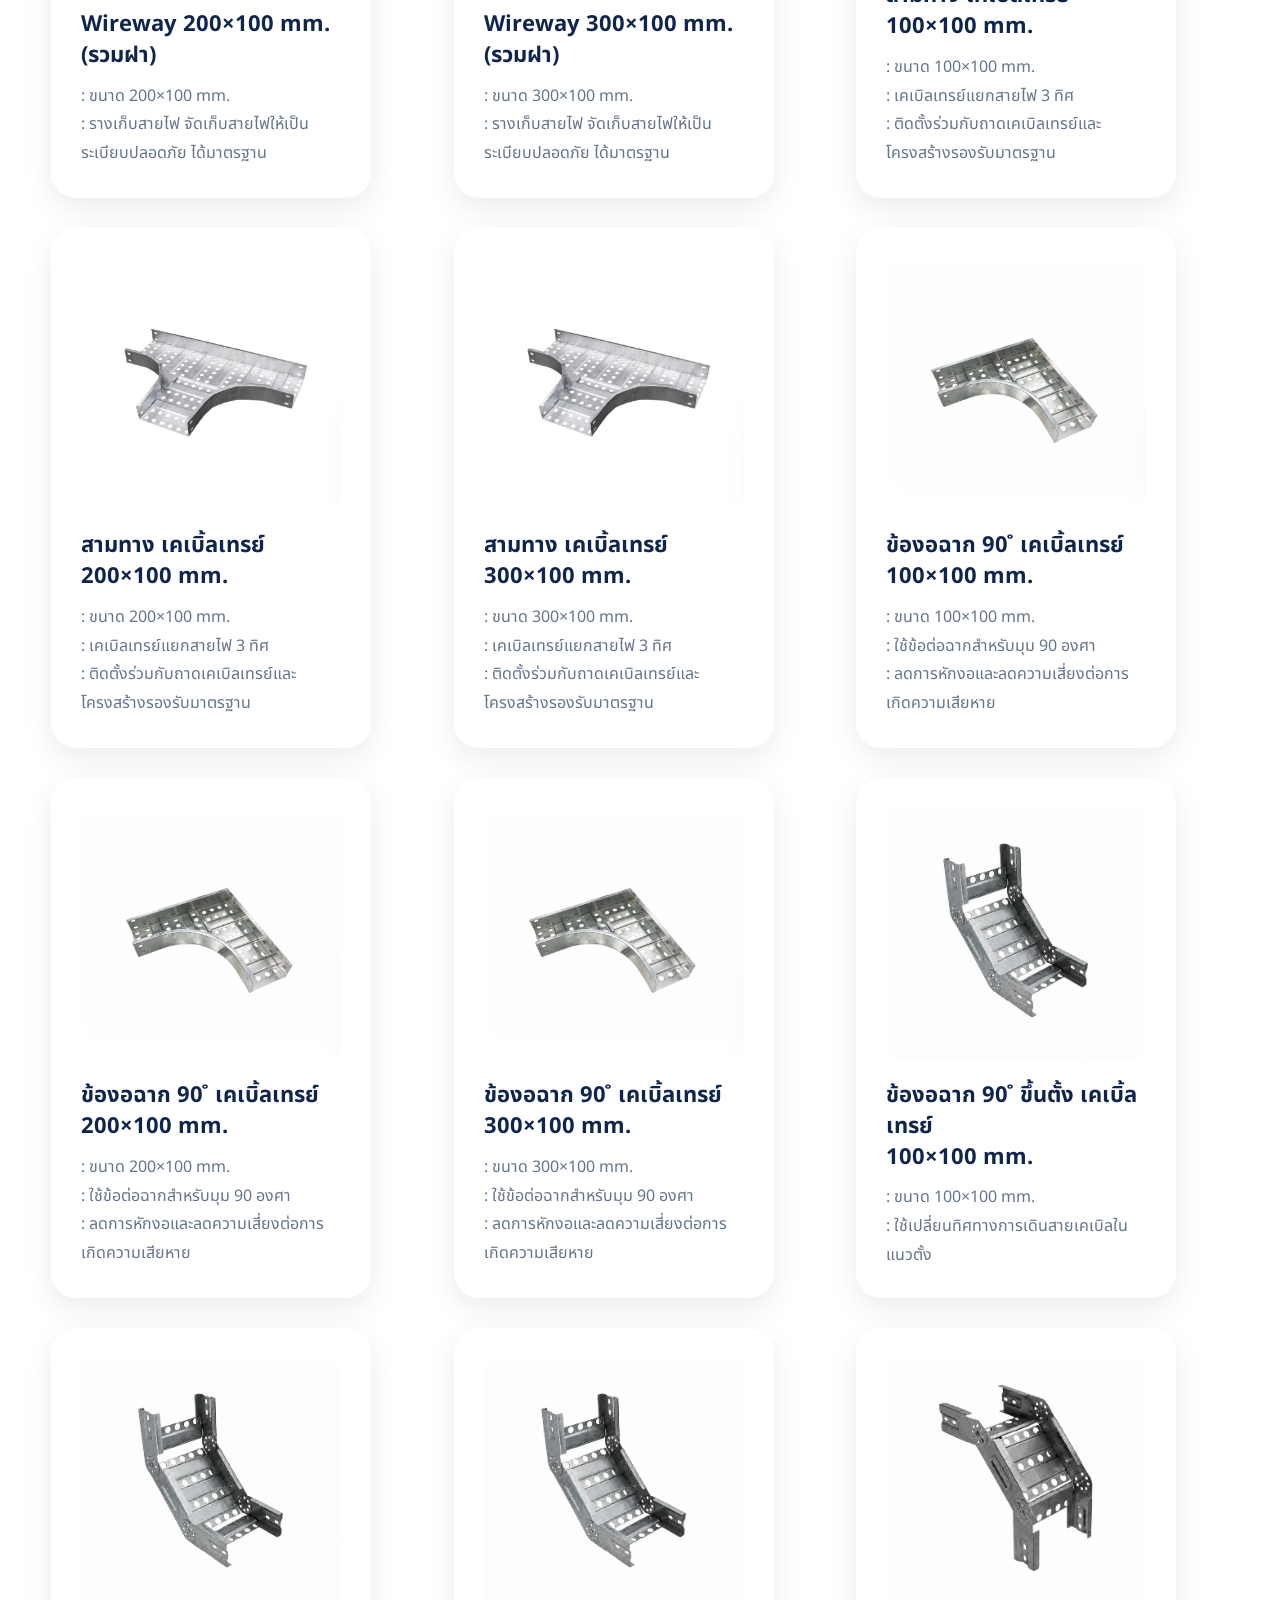
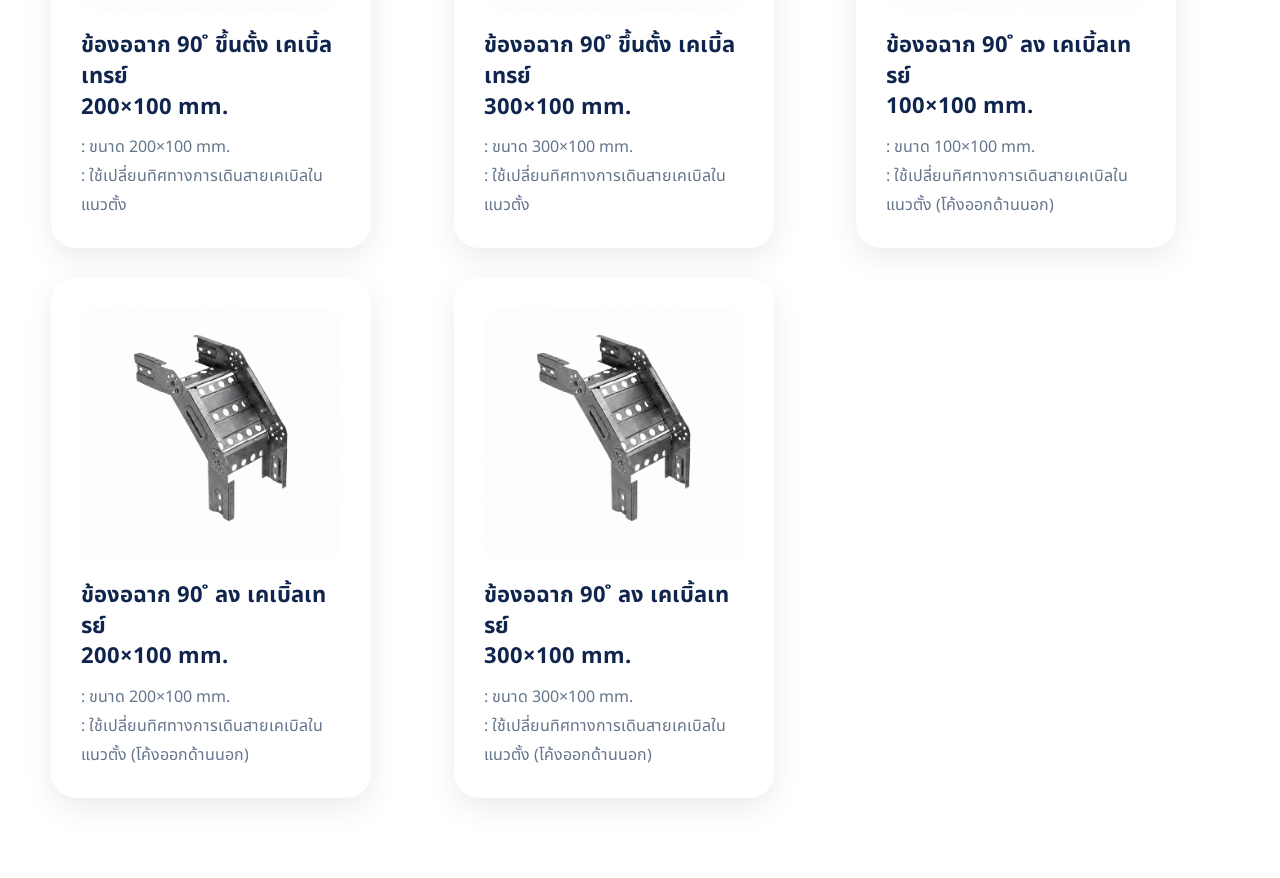
<file: rail.html>
<!DOCTYPE html>
<html lang="th">

<head>

<meta charset="UTF-8">
<meta name="viewport" content="width=device-width, initial-scale=1.0">

<title>Rail / Walkway / Wireway | MT Solar</title>

<link rel="stylesheet" href="style.css">

<link
href="https://fonts.googleapis.com/css2?family=Noto+Sans+Thai:wght@300;400;500;600;700;800&display=swap"
rel="stylesheet">

</head>

<body>

<header class="product-header">

    <a href="index.html">

        ← กลับหน้าหลัก

    </a>

    <h1>

        Rail / Walkway / Wireway

    </h1>

</header>


<section class="product-grid">
    

    <div class="product-card">

        <img src="PV Rail 4.8 m..png">

        <h3>PV Rail 4.8 m.</h3>

        <p>

             ความยาว 4.8 m.
            <br>
            : แข็งแรง ทนแดด ทนฝน ไม่เป็นสนิม
            <br>
            : วัสดุ Merterail AL6005-T5

        </p>

    </div>

    <div class="product-card">

        <img src="walkway.png">

        <h3>Walkway 400×4000 mm.</h3>

        <p>

            : ขนาด 400×4000 mm.
            <br>
            : แข็งแรง ทนแดด ทนฝน ไม่เป็นสนิม
            <br>
            : วัสดุ Merterail AL6005-T5

        </p>

    </div>


    <div class="product-card">

        <img src="perforate.png">

        <h3>Perforate Tray 
            <br>
            100×100 mm. (รวมฝา)</h3>

        <p>

            : ขนาด 100×100 mm.
            <br>
            : เคเบิลเทรย์รวมหน้ากันฝน ส่วนเชื่อม และปลั๊กสกรู
            <br>
            : มีรูระบายอากาศด้านล่าง ช่วยระบายความร้อนได้อย่างมีประสิทธิภาพ

        </p>

    </div>


    <div class="product-card">

        <img src="perforate.png">

        <h3>Perforate Tray 
            <br>
            200×100 mm. (รวมฝา)</h3>

        <p>

            : ขนาด 200×100 mm.
            <br>
            : เคเบิลเทรย์รวมหน้ากันฝน ส่วนเชื่อม และปลั๊กสกรู
            <br>
            : มีรูระบายอากาศด้านล่าง ช่วยระบายความร้อนได้อย่างมีประสิทธิภาพ

        </p>

    </div>


    <div class="product-card">

        <img src="perforate.png">

        <h3>Perforate Tray 
            <br>
            300×100 mm. (รวมฝา)</h3>

        <p>

            : ขนาด 300×100 mm.
            <br>
            : เคเบิลเทรย์รวมหน้ากันฝน ส่วนเชื่อม และปลั๊กสกรู
            <br>
            : มีรูระบายอากาศด้านล่าง ช่วยระบายความร้อนได้อย่างมีประสิทธิภาพ

        </p>

    </div>


    <div class="product-card">

        <img src="wireway.png">

        <h3>Wireway 100×100 mm. (รวมฝา)</h3>

        <p>

            : ขนาด 100×100 mm.
            <br>
            : รางเก็บสายไฟ จัดเก็บสายไฟให้เป็นระเบียบปลอดภัย ได้มาตรฐาน

        </p>

    </div>

    <div class="product-card">

        <img src="wireway.png">

        <h3>Wireway 200×100 mm. (รวมฝา)</h3>

        <p>

            : ขนาด 200×100 mm.
            <br>
            : รางเก็บสายไฟ จัดเก็บสายไฟให้เป็นระเบียบปลอดภัย ได้มาตรฐาน

        </p>

    </div>

    <div class="product-card">

        <img src="wireway.png">

        <h3>Wireway 300×100 mm. (รวมฝา)</h3>

        <p>

            : ขนาด 300×100 mm.
            <br>
            : รางเก็บสายไฟ จัดเก็บสายไฟให้เป็นระเบียบปลอดภัย ได้มาตรฐาน

        </p>

    </div>

    <div class="product-card">

        <img src="สามทาง.png">

        <h3>สามทาง เคเบิ้ลเทรย์ 
            <br>
            100×100 mm.</h3>

        <p>

            : ขนาด 100×100 mm.
            <br>
            : เคเบิลเทรย์แยกสายไฟ 3 ทิศ
            <br>
            : ติดตั้งร่วมกับถาดเคเบิลเทรย์และโครงสร้างรองรับมาตรฐาน

        </p>

    </div>

    <div class="product-card">

        <img src="สามทาง.png">

        <h3>สามทาง เคเบิ้ลเทรย์ 
            <br>
            200×100 mm.</h3>

        <p>

            : ขนาด 200×100 mm.
            <br>
            : เคเบิลเทรย์แยกสายไฟ 3 ทิศ
            <br>
            : ติดตั้งร่วมกับถาดเคเบิลเทรย์และโครงสร้างรองรับมาตรฐาน

        </p>

    </div>

    <div class="product-card">

        <img src="สามทาง.png">

        <h3>สามทาง เคเบิ้ลเทรย์ 
            <br>
            300×100 mm.</h3>

        <p>

            : ขนาด 300×100 mm.
            <br>
            : เคเบิลเทรย์แยกสายไฟ 3 ทิศ
            <br>
            : ติดตั้งร่วมกับถาดเคเบิลเทรย์และโครงสร้างรองรับมาตรฐาน

        </p>

    </div>

    <div class="product-card">

        <img src="ข้องอฉาก.png">

        <h3>ข้องอฉาก 90 ํ เคเบิ้ลเทรย์ 
            <br>
            100×100 mm.</h3>

        <p>

            : ขนาด 100×100 mm.
            <br>
            : ใช้ข้อต่อฉากสำหรับมุม 90 องศา 
            <br>
            : ลดการหักงอและลดความเสี่ยงต่อการเกิดความเสียหาย

        </p>

    </div>

    <div class="product-card">

        <img src="ข้องอฉาก.png">

        <h3>ข้องอฉาก 90 ํ เคเบิ้ลเทรย์ 
            <br>
            200×100 mm.</h3>

        <p>

            : ขนาด 200×100 mm.
            <br>
            : ใช้ข้อต่อฉากสำหรับมุม 90 องศา 
            <br>
            : ลดการหักงอและลดความเสี่ยงต่อการเกิดความเสียหาย

        </p>

    </div>

    <div class="product-card">

        <img src="ข้องอฉาก.png">

        <h3>ข้องอฉาก 90 ํ เคเบิ้ลเทรย์ 
            <br>
            300×100 mm.</h3>

        <p>

            : ขนาด 300×100 mm.
            <br>
            : ใช้ข้อต่อฉากสำหรับมุม 90 องศา 
            <br>
            : ลดการหักงอและลดความเสี่ยงต่อการเกิดความเสียหาย

        </p>

    </div>

    <div class="product-card">

        <img src="ข้องอขึ้น.png">

        <h3>ข้องอฉาก 90 ํ ขึ้นตั้ง เคเบิ้ลเทรย์ 
            <br>
            100×100 mm.</h3>

        <p>

            : ขนาด 100×100 mm.
            <br>
            : ใช้เปลี่ยนทิศทางการเดินสายเคเบิลในแนวตั้ง
            

        </p>

    </div>

    <div class="product-card">

        <img src="ข้องอขึ้น.png">

        <h3>ข้องอฉาก 90 ํ ขึ้นตั้ง เคเบิ้ลเทรย์ 
            <br>
            200×100 mm.</h3>

        <p>

            : ขนาด 200×100 mm.
            <br>
            : ใช้เปลี่ยนทิศทางการเดินสายเคเบิลในแนวตั้ง

        </p>

    </div>

    <div class="product-card">

        <img src="ข้องอขึ้น.png">

        <h3>ข้องอฉาก 90 ํ ขึ้นตั้ง เคเบิ้ลเทรย์ 
            <br>
            300×100 mm.</h3>

        <p>

            : ขนาด 300×100 mm.
            <br>
            : ใช้เปลี่ยนทิศทางการเดินสายเคเบิลในแนวตั้ง

        </p>

    </div>

    <div class="product-card">

        <img src="ข้องอลง.png">

        <h3>ข้องอฉาก 90 ํ ลง เคเบิ้ลเทรย์ 
            <br>
            100×100 mm.</h3>

        <p>

            : ขนาด 100×100 mm.
            <br>
            : ใช้เปลี่ยนทิศทางการเดินสายเคเบิลในแนวตั้ง (โค้งออกด้านนอก)

        </p>

    </div>

    <div class="product-card">

        <img src="ข้องอลง.png">

        <h3>ข้องอฉาก 90 ํ ลง เคเบิ้ลเทรย์ 
            <br>
            200×100 mm.</h3>

        <p>

            : ขนาด 200×100 mm.
            <br>
            : ใช้เปลี่ยนทิศทางการเดินสายเคเบิลในแนวตั้ง (โค้งออกด้านนอก)

        </p>

    </div>

    <div class="product-card">

        <img src="ข้องอลง.png">

        <h3>ข้องอฉาก 90 ํ ลง เคเบิ้ลเทรย์ 
            <br>
            300×100 mm.</h3>

        <p>

            : ขนาด 300×100 mm.
            <br>
            : ใช้เปลี่ยนทิศทางการเดินสายเคเบิลในแนวตั้ง (โค้งออกด้านนอก)

        </p>

    </div>

</section>

</body>
</html>
</file>
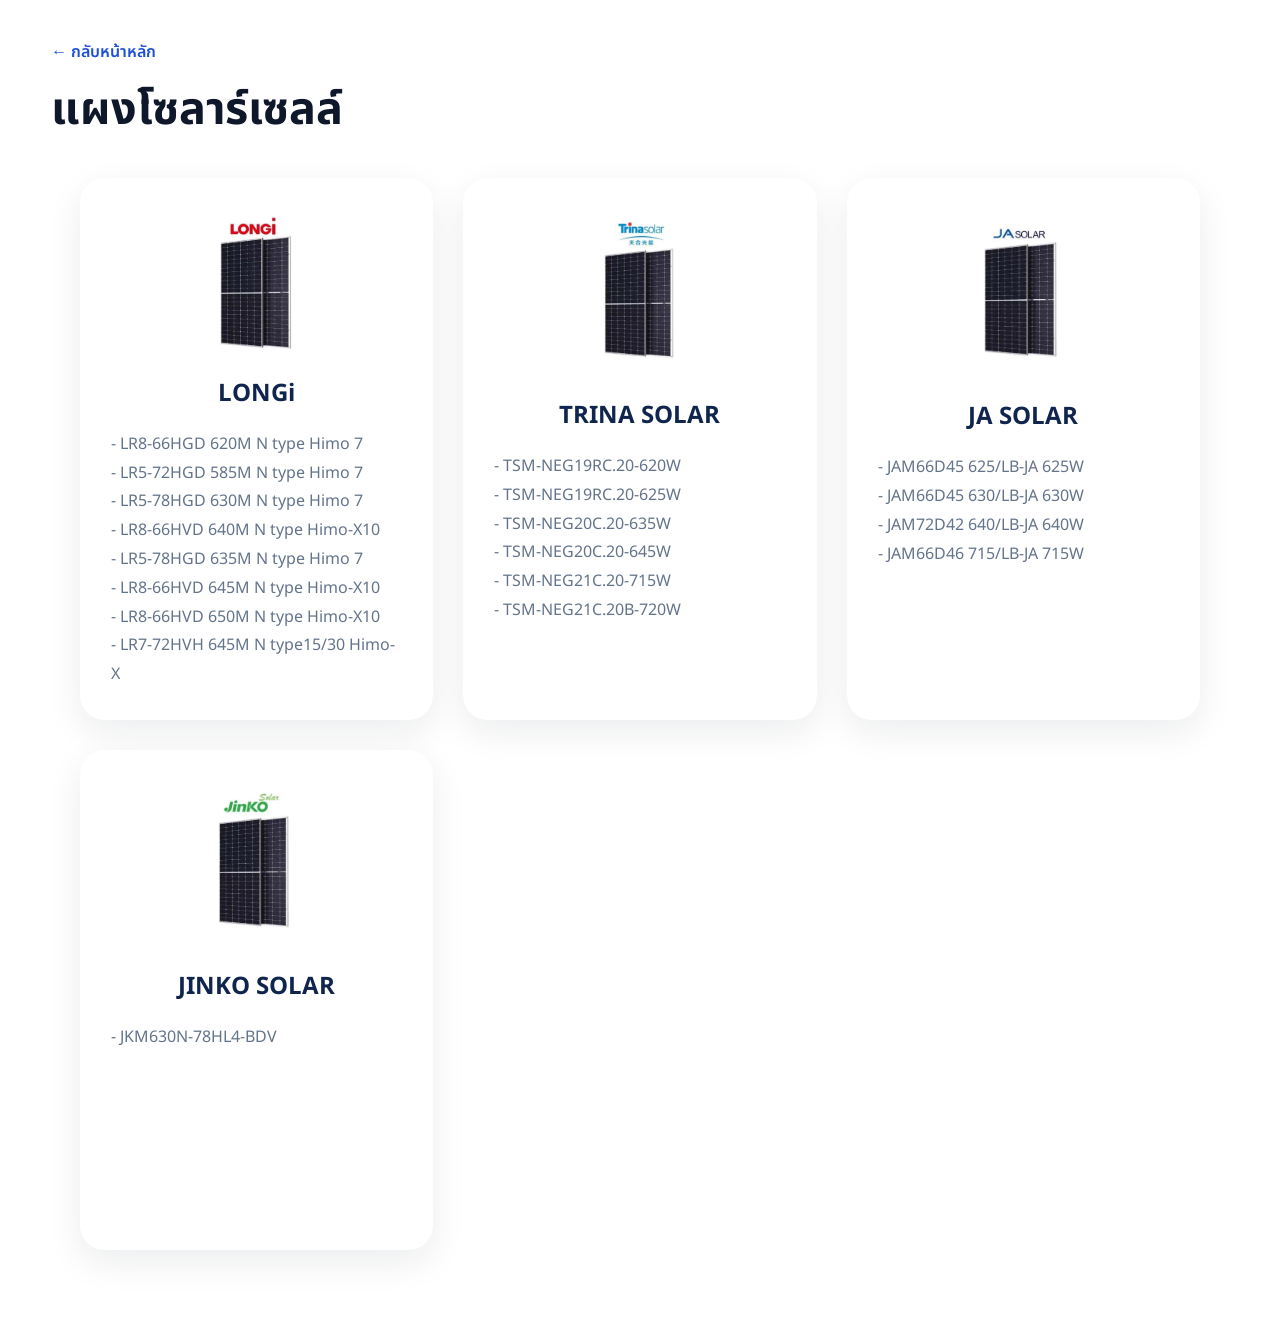
<file: solar-panel.html>
<!DOCTYPE html>
<html lang="th">

<head>

<meta charset="UTF-8">
<meta name="viewport" content="width=device-width, initial-scale=1.0">

<title>แผงโซลาร์เซลล์ | MT Solar</title>

<link rel="stylesheet" href="style.css">

<link href="https://fonts.googleapis.com/css2?family=Noto+Sans+Thai:wght@300;400;500;600;700;800&display=swap" rel="stylesheet">

</head>

<body>

<header class="product-header">

    <a href="index.html">

        ← กลับหน้าหลัก

    </a>

    <h1>

        แผงโซลาร์เซลล์

    </h1>

</header>


<section class="solar-grid">

    <!-- LONGi -->

    <div class="solar-card">

        <img src="longi.png" alt="LONGi">

        <h3>LONGi</h3>

        <p>

            - LR8-66HGD 620M N type Himo 7
            <br>
            - LR5-72HGD 585M N type Himo 7
            <br>
            - LR5-78HGD 630M N type Himo 7
            <br>
            - LR8-66HVD 640M N type Himo-X10
            <br>
            - LR5-78HGD 635M N type Himo 7
            <br>
            - LR8-66HVD 645M N type Himo-X10
            <br>
            - LR8-66HVD 650M N type Himo-X10
            <br>
            - LR7-72HVH 645M N type15/30 Himo-X

        </p>

    </div>


    <!-- TRINA -->

    <div class="solar-card">

        <img src="trina.png" alt="TRINA SOLAR">

        <h3>TRINA SOLAR</h3>

        <p>

            - TSM-NEG19RC.20-620W
            <br>
            - TSM-NEG19RC.20-625W
            <br>
            - TSM-NEG20C.20-635W
            <br>
            - TSM-NEG20C.20-645W
            <br>
            - TSM-NEG21C.20-715W
            <br>
            - TSM-NEG21C.20B-720W

        </p>

    </div>


    <!-- JA -->

    <div class="solar-card">

        <img src="ja.png" alt="JA SOLAR">

        <h3>JA SOLAR</h3>

        <p>

            - JAM66D45 625/LB-JA 625W
            <br>
            - JAM66D45 630/LB-JA 630W
            <br>
            - JAM72D42 640/LB-JA 640W
            <br>
            - JAM66D46 715/LB-JA 715W

        </p>

    </div>


    <!-- JINKO -->

    <div class="solar-card">

        <img src="jinko.png" alt="JINKO SOLAR">

        <h3>JINKO SOLAR</h3>

        <p>

            - JKM630N-78HL4-BDV

        </p>

    </div>

</section>

</body>
</html>
</file>
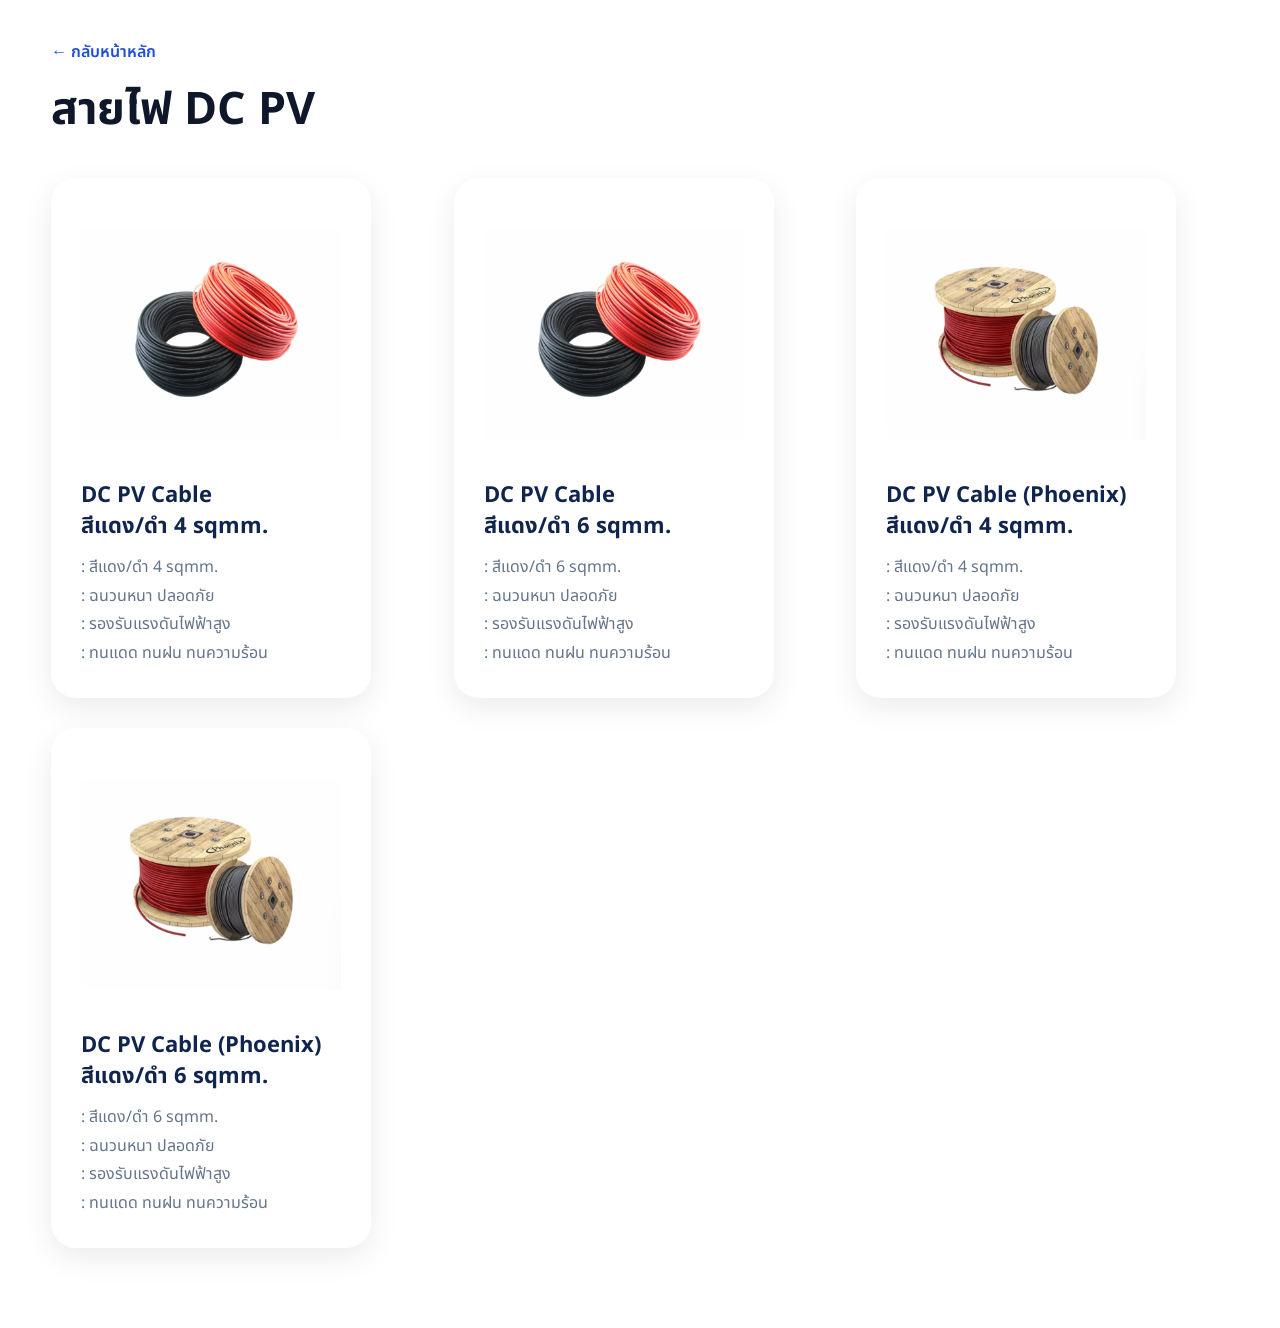
<file: wires.html>
<!DOCTYPE html>
<html lang="th">

<head>

<meta charset="UTF-8">
<meta name="viewport" content="width=device-width, initial-scale=1.0">

<title>สายไฟ DC PV | MT Solar</title>

<link rel="stylesheet" href="style.css">

<link
href="https://fonts.googleapis.com/css2?family=Noto+Sans+Thai:wght@300;400;500;600;700;800&display=swap"
rel="stylesheet">

</head>

<body>

<header class="product-header">

    <a href="index.html">

        ← กลับหน้าหลัก

    </a>

    <h1>

        สายไฟ DC PV

    </h1>

</header>


<section class="product-grid">

    <div class="product-card">

        <img src="DC PV Cable.png">

        <h3>DC PV Cable 
            <br>
            สีแดง/ดำ 4 sqmm.</h3>

        <p>

            : สีแดง/ดำ 4 sqmm.
            <br>
            : ฉนวนหนา ปลอดภัย
            <br>
            : รองรับแรงดันไฟฟ้าสูง
            <br>
            : ทนแดด ทนฝน ทนความร้อน

        </p>

    </div>


    <div class="product-card">

        <img src="DC PV Cable.png">

        <h3>DC PV Cable 
            <br>
            สีแดง/ดำ 6 sqmm.</h3>

        <p>

            : สีแดง/ดำ 6 sqmm.
            <br>
            : ฉนวนหนา ปลอดภัย
            <br>
            : รองรับแรงดันไฟฟ้าสูง
            <br>
            : ทนแดด ทนฝน ทนความร้อน

        </p>

    </div>


    <div class="product-card">

        <img src="DC PV Cable (Phoenix).png">

        <h3>DC PV Cable (Phoenix) 
            <br>
            สีแดง/ดำ 4 sqmm.</h3>

        <p>

            : สีแดง/ดำ 4 sqmm.
            <br>
            : ฉนวนหนา ปลอดภัย
            <br>
            : รองรับแรงดันไฟฟ้าสูง
            <br>
            : ทนแดด ทนฝน ทนความร้อน

        </p>

    </div>


    <div class="product-card">

        <img src="DC PV Cable (Phoenix).png">

        <h3>DC PV Cable (Phoenix) 
            <br>
            สีแดง/ดำ 6 sqmm.</h3>

        <p>

            : สีแดง/ดำ 6 sqmm.
            <br>
            : ฉนวนหนา ปลอดภัย
            <br>
            : รองรับแรงดันไฟฟ้าสูง
            <br>
            : ทนแดด ทนฝน ทนความร้อน

        </p>

    </div>


    

</section>

</body>
</html>
</file>
<file: style.css>
/* =====================================================
   MT SOLAR ENERGY
   CORE 1 : FOUNDATION + HEADER
   Refactored CSS 2026
===================================================== */


/* =====================================================
   ROOT VARIABLES
===================================================== */

:root{

    --primary:#1d4ed8;
    --primary-dark:#003b5c;

    --secondary:#0bb901;

    --text:#1e293b;
    --dark:#0f172a;

    --gray:#64748b;
    --light:#f8fbff;

    --white:#ffffff;

    --border:#dbeafe;

    --shadow:
    0 10px 35px rgba(0,0,0,.08);

    --radius-xl:35px;
    --radius-lg:25px;
    --radius-md:18px;

    --transition:.3s ease;

}



/* =====================================================
   GLOBAL RESET
===================================================== */


*,
*::before,
*::after{

    margin:0;
    padding:0;

    box-sizing:border-box;

    

}


html{

    scroll-behavior:smooth;

}


body{

    background:#fff;

    color:var(--text);

    overflow-x:hidden;

}


a{

    text-decoration:none;

    color:inherit;

}


ul{

    list-style:none;

}


img{

    max-width:100%;

    height:auto;

    display:block;

}



/* =====================================================
   CONTAINER SYSTEM
===================================================== */


.container{

    width:min(92%,1400px);

    margin-inline:auto;

}



/* =====================================================
   HEADER
===================================================== */


.header{

    position:fixed;

    top:0;

    left:0;

    width:100%;

    z-index:999;


    background:
    rgba(255,255,255,.95);


    backdrop-filter:
    blur(20px);


    box-shadow:
    0 2px 20px rgba(0,0,0,.05);

}



.navbar{

    min-height:90px;

    display:flex;

    align-items:center;

    justify-content:space-between;

    gap:30px;

}



/* =====================================================
   LOGO
===================================================== */


.logo{

    flex-shrink:0;

}


.logo img{

    width:auto;

    height:58px;

    object-fit:contain;

}



/* =====================================================
   MAIN MENU
===================================================== */


.menu{

    display:flex;

    align-items:center;

    justify-content:center;

    gap:clamp(18px,2vw,30px);


    flex:1;

}



.menu li{

    position:relative;

}



.menu li a{

    color:var(--dark);

    font-size:15px;

    font-weight:600;


    transition:
    var(--transition);

}



.menu li a:hover,
.menu li a.active{


    color:var(--primary);

}



/* =====================================================
   DROPDOWN
===================================================== */


.dropdown{

    position:relative;

}



.dropdown-menu{

    position:absolute;

    top:calc(100% + 15px);

    left:0;


    min-width:340px;


    background:white;


    border-radius:20px;


    padding:15px 0;


    box-shadow:
    0 15px 40px rgba(0,0,0,.15);



    opacity:0;

    visibility:hidden;


    transform:
    translateY(10px);


    transition:
    var(--transition);



    max-height:500px;

    overflow-y:auto;


    z-index:999;

}



.dropdown:hover 
.dropdown-menu{


    opacity:1;

    visibility:visible;


    transform:
    translateY(0);

}



.dropdown-menu li{

    width:100%;

}



.dropdown-menu li a{


    display:block;


    padding:

    14px 35px;


    color:#1f2937;


    font-size:16px;


    font-weight:500;


    line-height:1.5;


    transition:
    var(--transition);

}



.dropdown-menu li a:hover{


    background:#e0ecff;


    color:var(--primary);


    padding-left:45px;


}


/* contact dropdown */

.contact-menu li{

    margin:0;

    padding:0;

}




/* =====================================================
   HEADER RIGHT
===================================================== */


.header-right{

    display:flex;

    align-items:center;

    gap:12px;

    flex-shrink:0;

}



/* =====================================================
   QUOTE BUTTON
===================================================== */


.quote-btn{


    background:
    linear-gradient(
    135deg,
    #1d4ed8,
    #2563eb
    );


    color:white;


    padding:

    14px 24px;


    border-radius:50px;


    font-size:14px;


    font-weight:700;


    transition:
    var(--transition);


}



.quote-btn:hover{


    transform:
    translateY(-3px);


}



/* =====================================================
   BRANCH BUTTON
===================================================== */


.branch-box{

    position:relative;

}



.branch-btn{


    border:none;


    background:#f1f5f9;


    padding:

    13px 18px;


    border-radius:50px;


    cursor:pointer;


    font-weight:600;


    display:flex;


    align-items:center;


    gap:10px;


}



.branch-menu{


    right:0;

    left:auto;


}



/* =====================================================
   SOCIAL ICON
===================================================== */


.social-icon{


    width:36px;

    height:36px;


    border-radius:50%;


    display:flex;


    align-items:center;


    justify-content:center;


    color:white;


    font-size:14px;


    transition:
    var(--transition);


}



.facebook{

    background:#1877F2;

}



.line{

    background:#00B900;

}



.phone{

    background:#0f172a;

}



.map{

    background:#ef4444;

}



.social-icon:hover{


    transform:
    translateY(-3px);


}

/* =====================================================
   HERO SECTION
===================================================== */


.hero{

    position:relative;

    min-height:100vh;


    display:flex;

    align-items:center;


    overflow:hidden;


    padding-top:90px;

}



/* Background Image */


.hero-bg{


    position:absolute;


    inset:0;


    background-image:url(
    'https://greenpowersolar.co.th/wp-content/uploads/2023/11/energy-research-institute-1440x900-1-1024x640-1.jpg'
    );


    background-size:cover;


    background-position:center;


    opacity:.2;


    transform:scale(1.05);


}



/* Overlay */


.hero::before{


    content:"";


    position:absolute;


    inset:0;



    background:

    linear-gradient(

        90deg,

        rgb(5,9,105),

        rgba(27,63,139,.85),

        rgba(255,255,255,.35)

    );


}



/* Hero Content */


.hero-content{


    position:relative;


    z-index:5;


    width:100%;


}



/* Text */


.hero-text{


    max-width:750px;


    color:white;


}



/* Logo Hero */


.hero-logo{


    position:absolute;


    top:80px;


    right:30px;


    width:clamp(120px,15vw,220px);


    height:auto;


    z-index:20;


}



/* Badge */


.badge{


    display:inline-flex;


    align-items:center;


    justify-content:center;


    padding:

    10px 28px;


    border-radius:50px;


    background:

    var(--secondary);


    color:white;


    font-size:14px;


    font-weight:700;


    letter-spacing:1px;


    margin-bottom:20px;


}



/* Hero Title */


.hero-text h1{


    font-size:

    clamp(2.4rem,5vw,3.9rem);


    line-height:1.15;


    font-weight:800;


    margin-bottom:30px;


    max-width:1000px;


}



/* Thai title */


.thai-title{


    font-size:

    clamp(2rem,4vw,2.5rem)
    !important;


    line-height:1.2;


}



/* English title */


.eng-title{


    font-size:

    clamp(3rem,6vw,4.5rem);


    font-weight:800;


    line-height:1.1;


    margin-bottom:35px;


}



/* Description */


.hero-text p{


    font-size:

    clamp(1rem,2vw,1.25rem);


    line-height:1.8;


    margin-bottom:45px;


    color:white;


}



/* =====================================================
   HERO BUTTON
===================================================== */


.hero-buttons{


    display:flex;


    align-items:center;


    flex-wrap:wrap;


    gap:15px;


}



/* Main Button */


.primary-btn{


    background:white;


    color:#0014f1;


    padding:

    18px 32px;


    border-radius:50px;


    font-weight:700;


    transition:
    var(--transition);


}



.primary-btn:hover{


    transform:
    translateY(-3px);


}



/* Video Button */


.video-btn{


    color:white;


    display:flex;


    align-items:center;


    gap:15px;


    font-weight:700;


}



.video-btn i{


    width:55px;


    height:55px;


    border-radius:50%;


    background:

    rgba(255,255,255,.15);


    display:flex;


    justify-content:center;


    align-items:center;


    backdrop-filter:blur(20px);


}



/* =====================================================
   STATS SECTION
===================================================== */


.stats{


    margin-top:-80px;


    position:relative;


    z-index:50;


}



.stats-box{


    background:white;


    border-radius:var(--radius-xl);


    padding:

    50px;


    box-shadow:


    0 20px 70px rgba(0,0,0,.08);


    display:grid;


    grid-template-columns:

    repeat(4,1fr);


    gap:30px;


}



.stat-item{


    display:flex;


    align-items:center;


    justify-content:center;


    gap:20px;


    text-align:left;


    position:relative;


}



.stat-item:not(:last-child)::after{


    content:"";


    position:absolute;


    right:-15px;


    width:2px;


    height:70px;


    background:#0048ff;


    opacity:.7;


}



/* Icon */


.stat-icon{


    width:62px;


    height:62px;


    flex-shrink:0;


    border-radius:50%;


    background:#dbeafe;


    display:flex;


    justify-content:center;


    align-items:center;


}



.stat-icon i{

    font-size:30px;

    color:#2563eb;

}


.service-icon i{

    font-size:42px;

    color:#2563eb;

}


.slide-btn i{

    pointer-events:none;

}



/* Text */


.stat-text h3{


    font-size:20px;


    font-weight:700;


    color:#2563eb;


    margin-bottom:8px;


}



.stat-text p{


    font-size:15px;


    line-height:1.5;


    color:#1e293b;


}



/* =====================================================
   HERO + STATS RESPONSIVE
===================================================== */


@media(max-width:1200px){


    .hero-logo{


        right:20px;


    }


    .stats-box{


        grid-template-columns:

        repeat(2,1fr);


    }


}



@media(max-width:900px){


    .hero{


        min-height:auto;


        padding:

        140px 0 100px;


    }


    .hero-text{


        max-width:100%;


        text-align:center;


    }



    .hero-logo{


        opacity:.35;


        top:100px;


        right:50%;


        transform:translateX(50%);


    }



    .hero-buttons{


        justify-content:center;


    }


    .stats{


        margin-top:-40px;


    }


}



@media(max-width:600px){


    .hero-buttons{


        flex-direction:column;


    }



    .primary-btn{


        width:100%;


        text-align:center;


    }


    .stats-box{


        grid-template-columns:1fr;


        padding:30px 20px;


    }



    .stat-item{


        justify-content:flex-start;


    }



    .stat-item:not(:last-child)::after{


        display:none;


    }


}

/* =====================================================
   CORE 2 PART A
   SERVICES SECTION
===================================================== */


/* =====================================================
   SERVICES
===================================================== */


.services{


    padding:

    clamp(70px,10vw,120px) 0;


    background:#f8fbff;


}



.services-grid{


    display:grid;


    grid-template-columns:

    1fr 1.2fr;


    gap:

    clamp(40px,6vw,80px);


    align-items:center;


}



/* =====================================================
   SERVICES LEFT
===================================================== */


.services-left span{


    color:var(--primary);


    font-weight:700;


    text-transform:uppercase;


    letter-spacing:1px;


}



.services-left h2{


    font-size:

    clamp(2rem,4vw,2.8rem);


    line-height:1.2;


    margin:

    20px 0;


    color:var(--dark);


}



.services-left p{


    color:var(--gray);


    line-height:1.9;


    margin-bottom:35px;


}



/* Button */


.services-left a{


    display:inline-flex;


    align-items:center;


    justify-content:center;


    padding:

    16px 28px;


    border-radius:50px;


    background:var(--primary);


    color:white;


    font-weight:700;


    transition:

    var(--transition);


}



.services-left a:hover{


    transform:

    translateY(-3px);


    box-shadow:

    0 10px 25px rgba(29,78,216,.25);


}




/* =====================================================
   SERVICES CARD AREA
===================================================== */


.services-right{


    display:grid;


    grid-template-columns:

    repeat(2,1fr);


    gap:30px;


}





/* =====================================================
   SERVICE CARD
===================================================== */


.service-card{


    background:white;


    border-radius:

    var(--radius-xl);


    padding:

    45px;


    box-shadow:


    0 10px 30px rgba(0,0,0,.05);


    transition:

    var(--transition);


    overflow:hidden;


    position:relative;


}



.service-card::before{


    content:"";


    position:absolute;


    top:0;


    left:0;


    width:100%;


    height:5px;


    background:

    linear-gradient(

        90deg,

        #1d4ed8,

        #0bb901

    );


    transform:

    scaleX(0);


    transform-origin:left;


    transition:.3s;


}



.service-card:hover::before{


    transform:

    scaleX(1);


}



.service-card:hover{


    transform:

    translateY(-10px);


    box-shadow:


    0 20px 40px rgba(37,99,235,.15);


}



/* =====================================================
   SERVICE ICON
===================================================== */


.service-icon{


    width:80px;


    height:80px;


    border-radius:20px;


    background:#edf4ff;


    display:flex;


    align-items:center;


    justify-content:center;


    margin-bottom:25px;


    transition:

    var(--transition);


}



.service-icon i{


    font-size:42px;


    color:var(--primary);


    transition:

    var(--transition);


}



.service-card:hover .service-icon{


    background:

    var(--primary);


    transform:

    translateY(-5px);


}



.service-card:hover .service-icon i{


    color:white;


}



/* =====================================================
   SERVICE TEXT
===================================================== */


.service-card h3{


    font-size:

    22px;


    font-weight:700;


    color:var(--dark);


    margin-bottom:15px;


}



.service-card p{


    color:var(--gray);


    line-height:1.8;


    font-size:17px;


}



/* List Inside Card */


.service-card ul{


    padding:0;


    margin-top:18px;


    list-style:none;


}



.service-card li{


    list-style:none;


    color:#6b7280;


    font-size:17px;


    line-height:2;


    margin-bottom:8px;


}



.service-card li i{


    color:var(--primary);


    margin-right:8px;


    font-size:15px;


}



/* =====================================================
   SERVICES RESPONSIVE
===================================================== */


@media(max-width:992px){


    .services-grid{


        grid-template-columns:1fr;


    }


    .services-left{


        text-align:center;


    }


}



@media(max-width:700px){


    .services-right{


        grid-template-columns:1fr;


    }


    .service-card{


        padding:35px 25px;


    }


}

/* =====================================================
   CORE 2 PART B
   PROJECTS SECTION
===================================================== */


/* =====================================================
   PROJECTS
===================================================== */


.projects{


    padding:

    clamp(70px,10vw,120px) 0;


    background:white;


}



/* =====================================================
   PROJECT TITLE
===================================================== */


.projects h2{


    text-align:center;


    font-size:

    clamp(2rem,4vw,3rem);


    line-height:1.2;


    color:var(--dark);


    margin-bottom:20px;


}



/* Description */


.projects > .container > p{


    text-align:center;


    max-width:700px;


    margin:

    0 auto 60px;


    color:var(--gray);


    line-height:1.8;


}



/* =====================================================
   PROJECT GRID
===================================================== */


.project-grid{


    display:grid;


    grid-template-columns:

    repeat(4,1fr);


    gap:25px;


}



/* =====================================================
   PROJECT CARD
===================================================== */


.project-card{


    background:white;


    border-radius:

    var(--radius-lg);


    overflow:hidden;


    box-shadow:


    0 10px 35px rgba(0,0,0,.06);


    transition:

    var(--transition);


}



.project-card:hover{


    transform:

    translateY(-8px);


    box-shadow:


    0 20px 45px rgba(0,0,0,.12);


}



/* =====================================================
   PROJECT IMAGE
===================================================== */


.project-card img{


    width:100%;


    height:260px;


    object-fit:cover;


    transition:

    .5s ease;


}



.project-card:hover img{


    transform:

    scale(1.05);


}



/* =====================================================
   PROJECT INFO
===================================================== */


.project-info{


    padding:

    25px;


}



.project-info h3{


    color:var(--dark);


    font-size:20px;


    font-weight:700;


    margin-bottom:10px;


}



.project-info span{


    color:var(--gray);


    font-size:15px;


}





/* =====================================================
   PROJECT RESPONSIVE
===================================================== */


@media(max-width:1200px){


    .project-grid{


        grid-template-columns:

        repeat(3,1fr);


    }


}



@media(max-width:900px){


    .project-grid{


        grid-template-columns:

        repeat(2,1fr);


    }


}



@media(max-width:600px){


    .project-grid{


        grid-template-columns:

        1fr;


    }



    .project-card img{


        height:220px;


    }


}

/* =====================================================
   CORE 3 PART A
   FOOTER SECTION
===================================================== */


/* =====================================================
   FOOTER
===================================================== */


footer{


    background:#071225;


    color:white;


    padding-top:

    90px;


}



/* =====================================================
   FOOTER GRID
===================================================== */


.footer-grid{


    display:grid;


    grid-template-columns:

    2fr 1fr 1fr 1fr 1.5fr;


    gap:

    50px;


    padding-bottom:

    70px;


}



/* =====================================================
   FOOTER LOGO
===================================================== */


.footer-logo{


    width:

    180px;


    margin-bottom:

    25px;


}



/* =====================================================
   FOOTER TEXT
===================================================== */


.footer-grid p{


    color:#e5e7eb;


    line-height:

    1.9;


    font-size:15px;


}



/* =====================================================
   FOOTER TITLE
===================================================== */


.footer-grid h4{


    margin-bottom:

    25px;


    font-size:

    18px;


    font-weight:700;


    color:white;


}



/* =====================================================
   FOOTER LINKS
===================================================== */


.footer-grid ul li{


    margin-bottom:

    15px;


    color:#ffffff;


    cursor:pointer;


    transition:

    var(--transition);


}



.footer-grid ul li:hover{


    color:#60a5fa;


    transform:

    translateX(5px);


}



/* =====================================================
   FOOTER CONTACT
===================================================== */


.footer-grid a{


    color:white;


    transition:

    var(--transition);


}



.footer-grid a:hover{


    color:#60a5fa;


}



/* =====================================================
   COPYRIGHT
===================================================== */


.copyright{


    border-top:

    1px solid rgba(255,255,255,.08);


    text-align:center;


    padding:

    25px 0;


    color:#94a3b8;


    font-size:

    14px;


}



/* =====================================================
   FOOTER RESPONSIVE
===================================================== */


@media(max-width:1200px){


    .footer-grid{


        grid-template-columns:

        repeat(3,1fr);


    }


}



@media(max-width:800px){


    .footer-grid{


        grid-template-columns:

        repeat(2,1fr);


        gap:35px;


    }


}



@media(max-width:600px){


    footer{


        padding-top:

        60px;


    }


    .footer-grid{


        grid-template-columns:

        1fr;


        text-align:center;


    }



    .footer-logo{


        margin-inline:auto;


    }


}

/* =====================================================
   CORE 3 PART B
   QUOTE PAGE + FORM
===================================================== */


/* =====================================================
   QUOTE PAGE
===================================================== */


.quote-page{


    background:#f5f9ff;


    min-height:100vh;


}



/* =====================================================
   QUOTE HEADER
===================================================== */


.quote-header{


    width:min(92%,1400px);


    margin:auto;


    padding:

    30px 0;


    display:flex;


    align-items:center;


    justify-content:space-between;


}



.quote-header img{


    height:

    70px;


    object-fit:contain;


}



/* Back Home */


.back-home{


    display:flex;


    align-items:center;


    gap:12px;


    color:var(--primary);


    font-weight:700;


    transition:

    var(--transition);


}



.back-home:hover{


    transform:

    translateX(-5px);


}



/* =====================================================
   QUOTE SECTION
===================================================== */


.quote-section{


    padding:

    40px 0 100px;


}



.quote-container{


    width:min(92%,1400px);


    margin:auto;


    display:grid;


    grid-template-columns:

    1fr 1.1fr;


    gap:

    clamp(40px,7vw,70px);


    align-items:center;


}



/* =====================================================
   LEFT CONTENT
===================================================== */


.quote-left span{


    color:var(--primary);


    font-weight:700;


    letter-spacing:1px;


}



.quote-left h1{


    font-size:

    clamp(2.2rem,5vw,3.2rem);


    margin:

    20px 0;


    color:var(--dark);


    line-height:1.2;


}



.quote-left p{


    color:var(--gray);


    line-height:

    1.9;


    margin-bottom:

    40px;


}



/* =====================================================
   CONTACT INFO
===================================================== */


.contact-info{


    display:flex;


    flex-direction:column;


    gap:20px;


}



.contact-info div{


    display:flex;


    align-items:center;


    gap:16px;


    color:#334155;


    font-weight:600;


}



.contact-info i{


    width:48px;


    height:48px;


    border-radius:50%;


    background:#e0ecff;


    display:flex;


    align-items:center;


    justify-content:center;


    color:var(--primary);


}



.contact-info a{


    color:var(--primary);


}



/* =====================================================
   FORM BOX
===================================================== */


.quote-form-box{


    background:white;


    padding:

    clamp(30px,5vw,50px);


    border-radius:

    var(--radius-xl);


    box-shadow:


    0 20px 70px rgba(0,0,0,.08);


}



/* Form Grid */


.quote-form-box form{


    display:grid;


    grid-template-columns:

    repeat(2,1fr);


    gap:25px;


}



/* =====================================================
   FORM GROUP
===================================================== */


.form-group{


    display:flex;


    flex-direction:column;


}



.form-group label{


    margin-bottom:

    10px;


    font-weight:700;


    color:#334155;


}



.form-group input,
.form-group select,
.form-group textarea{


    width:100%;


    border:

    1px solid var(--border);


    border-radius:16px;


    padding:

    16px 20px;


    font-size:15px;


    outline:none;


    transition:

    var(--transition);


}



.form-group textarea{


    min-height:140px;


    resize:vertical;


}



.form-group input:focus,
.form-group select:focus,
.form-group textarea:focus{


    border-color:

    var(--primary);


    box-shadow:

    0 0 0 4px rgba(29,78,216,.1);


}



/* Full Width */


.full-width{


    grid-column:

    1 / -1;


}



/* =====================================================
   SUBMIT BUTTON
===================================================== */


.submit-btn{


    grid-column:

    1 / -1;


    border:none;


    cursor:pointer;


    background:


    linear-gradient(

        135deg,

        #2563eb,

        #1d4ed8

    );


    color:white;


    padding:

    18px;


    border-radius:50px;


    font-size:16px;


    font-weight:700;


    transition:

    var(--transition);


}



.submit-btn:hover{


    transform:

    translateY(-3px);


    box-shadow:

    0 10px 25px rgba(29,78,216,.25);


}



/* =====================================================
   QUOTE RESPONSIVE
===================================================== */


@media(max-width:992px){


    .quote-container{


        grid-template-columns:

        1fr;


    }


    .quote-left{


        text-align:center;


    }


    .contact-info{


        align-items:center;


    }


}



@media(max-width:700px){


    .quote-header{


        flex-direction:column;


        gap:20px;


    }


    .quote-form-box form{


        grid-template-columns:

        1fr;


    }



    .full-width,
    .submit-btn{


        grid-column:auto;


    }


}

/* =====================================================
   CORE 4 PART A
   BRANCH PAGE
===================================================== */


/* =====================================================
   BRANCH PAGE
===================================================== */


.branch-page{


    background:#f5f9ff;


    min-height:100vh;


    padding:

    100px 20px;


}



/* =====================================================
   BRANCH CONTAINER
===================================================== */


.branch-container{


    width:min(92%,900px);


    margin:auto;


}



/* =====================================================
   BACK BUTTON
===================================================== */


.back-btn{


    display:inline-flex;


    align-items:center;


    gap:10px;


    margin-bottom:30px;


    color:var(--primary);


    font-weight:700;


    transition:

    var(--transition);


}



.back-btn:hover{


    transform:

    translateX(-5px);


}



/* =====================================================
   TITLE
===================================================== */


.branch-container h1{


    color:var(--dark);


    font-size:

    clamp(2rem,5vw,2.8rem);


    line-height:1.2;


    margin-bottom:30px;


}



/* =====================================================
   BRANCH CARD
===================================================== */


.branch-card{


    background:white;


    padding:

    clamp(25px,5vw,40px);


    border-radius:

    var(--radius-xl);


    box-shadow:


    0 10px 30px rgba(0,0,0,.08);


    border:

    1px solid rgba(219,234,254,.6);


}



/* =====================================================
   BRANCH TEXT
===================================================== */


.branch-card p{


    margin-bottom:25px;


    font-size:18px;


    line-height:1.8;


    color:#334155;


}



/* ICON */


.branch-card i{


    width:35px;


    color:var(--primary);


}



/* LINK */


.branch-card a{


    color:var(--primary);


    font-weight:600;


    transition:

    var(--transition);


}



.branch-card a:hover{


    color:#003bfe;


}



/* =====================================================
   BRANCH LOGO
===================================================== */


.branch-logo{


    width:

    150px;


    display:block;


    margin:

    25px auto;


    object-fit:contain;


}



/* =====================================================
   OPEN PDF BUTTON
===================================================== */


.open-pdf-btn{


    display:inline-flex;


    align-items:center;


    justify-content:center;


    gap:12px;


    background:


    linear-gradient(

        135deg,

        #2563eb,

        #1d4ed8

    );


    color:white;


    padding:

    15px 30px;


    border-radius:12px;


    font-size:18px;


    font-weight:600;


    margin-top:30px;


    transition:

    var(--transition);


}



.open-pdf-btn:hover{


    transform:

    translateY(-3px);


    box-shadow:


    0 10px 25px rgba(0,0,0,.2);


}



/* =====================================================
   BRANCH RESPONSIVE
===================================================== */


@media(max-width:600px){


    .branch-page{


        padding:

        80px 15px;


    }


    .branch-card p{


        font-size:16px;


    }


    .open-pdf-btn{


        width:100%;


    }


}

/* =====================================================
   CORE 4 PART B
   ABOUT PAGE + PDF VIEWER
===================================================== */


/* =====================================================
   ABOUT PAGE
===================================================== */


.about-page{


    background:#f5f7fb;
    font-family:'Noto Sans Thai',sans-serif;



}



/* =====================================================
   ABOUT HEADER
===================================================== */


.about-header{


    position:fixed;


    top:0;


    left:0;


    width:100%;


    height:85px;


    background:


    rgba(255,255,255,.95);


    backdrop-filter:


    blur(15px);


    display:flex;


    align-items:center;


    justify-content:space-between;


    padding:

    0 clamp(20px,5vw,70px);


    z-index:999;


    box-shadow:


    0 5px 20px rgba(0,0,0,.08);


}



/* Logo */


.about-logo img{


    height:55px;


    width:auto;


    object-fit:contain;


}



/* Header Buttons */


.about-header-right{


    display:flex;


    align-items:center;


    gap:15px;


}



/* =====================================================
   ABOUT BUTTONS
===================================================== */


.download-btn,
.back-home-btn{


    padding:

    12px 24px;


    border-radius:50px;


    font-weight:600;


    transition:

    var(--transition);


}



/* Download */


.download-btn{


    background:

    var(--primary);


    color:white;


}



.download-btn:hover{


    background:#003bfe;


    transform:

    translateY(-2px);


}



/* Back */


.back-home-btn{


    background:#f1f5f9;


    color:var(--primary);


}



.back-home-btn:hover{


    background:#e2e8f0;


}



/* =====================================================
   ABOUT HERO
===================================================== */


.about-hero{


    height:

    380px;


    background-image:url(
    'https://greenpowersolar.co.th/wp-content/uploads/2023/11/energy-research-institute-1440x900-1-1024x640-1.jpg'
    );


    background-size:cover;


    background-position:center;


    position:relative;


    display:flex;


    justify-content:center;


    align-items:center;


    text-align:center;


}



/* Overlay */


.about-overlay{


    position:absolute;


    inset:0;


    background:

    rgba(8,20,48,.72);


}



/* Content */


.about-content{


    position:relative;


    z-index:10;


    color:white;


    padding-top:70px;


}



/* Badge */


.about-badge{


    display:inline-flex;


    align-items:center;


    padding:

    10px 28px;


    background:

    rgba(255,255,255,.15);


    backdrop-filter:

    blur(10px);


    border-radius:50px;


    margin-bottom:25px;


    font-size:14px;


    letter-spacing:2px;


}



/* Title */


.about-content h1{


    font-size:

    clamp(2.3rem,5vw,3.6rem);


    font-weight:800;


    margin-bottom:20px;


    line-height:1.2;


}



.about-content p{


    font-size:

    clamp(1rem,2vw,1.25rem);


    opacity:.9;


}



/* =====================================================
   PDF SECTION
===================================================== */


.pdf-section{


    width:min(1400px,92%);


    margin:

    -80px auto 80px;


    position:relative;


    z-index:20;


}



/* PDF CARD */


.pdf-card{


    background:white;


    border-radius:

    30px;


    overflow:hidden;


    box-shadow:


    0 20px 60px rgba(0,0,0,.15);


}



/* PDF Frame */


.pdf-card iframe{


    width:100%;


    height:1400px;


    border:none;


    display:block;


}



/* =====================================================
   OLD PDF CONTAINER SUPPORT
===================================================== */


.pdf-container{


    width:100%;


    height:100vh;


    background:#f8fafc;


}



.pdf-container iframe{


    width:100%;


    height:calc(100vh - 80px);


    border:none;


}



/* PDF Header */


.pdf-header{


    height:80px;


    display:flex;


    align-items:center;


    justify-content:space-between;


    padding:

    0 clamp(20px,5vw,60px);


    background:white;


    box-shadow:


    0 2px 10px rgba(0,0,0,.08);


}



.pdf-header h1{


    color:var(--primary);


    font-size:28px;


}



/* =====================================================
   ABOUT RESPONSIVE
===================================================== */


@media(max-width:900px){


    .about-header{


        height:auto;


        min-height:75px;


    }


    .about-header-right{


        gap:8px;


    }


    .download-btn,
    .back-home-btn{


        padding:

        10px 14px;


        font-size:14px;


    }


    .about-content h1{


        font-size:40px;


    }


    .pdf-card iframe{


        height:800px;


    }


}



@media(max-width:600px){


    .about-header{


        padding:

        15px;


    }


    .about-logo img{


        height:45px;


    }


    .about-header-right{


        flex-direction:column;


    }


    .about-hero{


        height:320px;


    }


    .pdf-section{


        margin-top:-40px;


    }


}

/* =====================================================
   CORE 5 PART A
   PRODUCT PAGE + PRODUCT CARD
===================================================== */


/* =====================================================
   PRODUCT HEADER
===================================================== */


.product-header{


    width:min(1400px,92%);


    margin:auto;


    padding:

    40px 0;


}



.product-header a{


    color:var(--primary);


    font-weight:600;


    transition:

    var(--transition);


}



.product-header a:hover{


    color:#003bfe;


}



.product-header h1{


    margin-top:20px;


    font-size:

    clamp(2rem,5vw,2.8rem);


    color:var(--dark);


    line-height:1.2;


}



/* =====================================================
   PRODUCT GRID
===================================================== */


.product-grid{


    width:min(1400px,92%);


    margin:auto;


    padding-bottom:80px;


    display:grid;


    grid-template-columns:

    repeat(auto-fit,minmax(280px,1fr));


    gap:30px;


}



/* =====================================================
   PRODUCT CARD
===================================================== */


.product-card{


    background:white;


    border-radius:

    var(--radius-lg);


    overflow:hidden;


    padding:30px;


    box-shadow:


    0 10px 30px rgba(0,0,0,.08);


    transition:

    var(--transition);


    display:flex;


    flex-direction:column;


}



.product-card:hover{


    transform:

    translateY(-8px);


    box-shadow:


    0 20px 45px rgba(0,0,0,.12);


}



/* =====================================================
   PRODUCT IMAGE
===================================================== */


.product-card img{


    width:100%;


    height:240px;


    object-fit:contain;


    background:#ffffff;


    border-radius:16px;


    transition:

    .4s ease;


}



.product-card:hover img{


    transform:

    scale(1.05);


}



/* =====================================================
   PRODUCT CONTENT
===================================================== */


.product-card h3{


    margin-top:20px;


    color:#10254d;


    font-size:22px;


    line-height:1.4;


}



.product-card p{


    margin-top:10px;


    color:var(--gray);


    line-height:1.8;


    font-size:16px;


}



/* =====================================================
   BRANCH LOGO
===================================================== */


.branch-logo{


    width:150px;


    display:block;


    margin:

    25px auto;


    object-fit:contain;


}



/* =====================================================
   OPEN PDF BUTTON
===================================================== */


.open-pdf-btn{


    display:inline-flex;


    align-items:center;


    justify-content:center;


    gap:12px;


    background:


    linear-gradient(

        135deg,

        #d7e3ff,

        #e1e9ff

    );


    color:white;


    padding:

    15px 30px;


    border-radius:12px;


    font-size:18px;


    font-weight:600;


    margin-top:30px;


    transition:

    var(--transition);


}



.open-pdf-btn:hover{


    transform:

    translateY(-3px);


    box-shadow:


    0 10px 25px rgba(0,0,0,.2);


}



/* =====================================================
   PRODUCT RESPONSIVE
===================================================== */


@media(max-width:600px){


    .product-header{


        padding:

        30px 0;


    }


    .product-card{


        padding:20px;


    }


    .product-card img{


        height:200px;


    }


}

/* =====================================================
   CORE 5 PART B
   PRODUCT SLIDER
===================================================== */


/* =====================================================
   PRODUCT SLIDER CONTAINER
===================================================== */


.product-slider{


    width:100%;


    display:flex;


    align-items:center;


    justify-content:center;


    gap:18px;


    margin-top:40px;


}



/* =====================================================
   SLIDER WRAPPER
===================================================== */


.slider-wrapper{


    width:100%;


    overflow:hidden;


}



/* =====================================================
   SLIDER TRACK
===================================================== */


.slider-track{


    display:flex;


    gap:25px;


    transition:

    transform .45s ease;


    will-change:transform;


}



/* =====================================================
   SLIDER PRODUCT CARD
===================================================== */


/*
   แยกจาก Product Page
   เพื่อไม่ให้ Script Slider พัง
*/


.slider-track .product-card{


    min-width:280px;


    flex-shrink:0;


    background:white;


    border-radius:22px;


    overflow:hidden;


    padding:0;


    box-shadow:


    0 10px 35px rgba(0,0,0,.08);


}



/* Hover */


.slider-track .product-card:hover{


    transform:

    translateY(-8px);


}



/* =====================================================
   SLIDER IMAGE
===================================================== */


.slider-track .product-card img{


    width:100%;


    height:240px;


    object-fit:cover;


    background:#ffffff;


    border-radius:0;


}



/* =====================================================
   SLIDER TEXT
===================================================== */


.slider-track .product-card h3{


    padding:

    18px 22px 5px;


    margin:0;


    font-size:24px;


    color:#10254d;


}



.slider-track .product-card p{


    padding:

    0 22px 22px;


    margin:0;


    color:#777;


    line-height:1.7;


}



/* =====================================================
   SLIDER BUTTON
===================================================== */


.slide-btn{


    width:56px;


    height:56px;


    flex-shrink:0;


    border:none;


    border-radius:50%;


    cursor:pointer;


    background:#1E5BFF;


    color:white;


    font-size:22px;


    display:flex;


    align-items:center;


    justify-content:center;


    transition:

    var(--transition);


    box-shadow:


    0 8px 25px rgba(0,0,0,.18);


}



.slide-btn:hover{


    background:#0f47dd;


    transform:

    translateY(-3px);


}



.slide-btn i{


    pointer-events:none;


}



/* =====================================================
   SLIDER RESPONSIVE
===================================================== */


@media(max-width:900px){


    .product-slider{


        gap:10px;


    }



    .slider-track .product-card{


        min-width:

        260px;


    }



    .slide-btn{


        width:45px;


        height:45px;


        font-size:18px;


    }


}



@media(max-width:600px){


    .product-slider{


        gap:5px;


    }



    .slider-track .product-card{


        min-width:

        85vw;


    }



    .slide-btn{


        display:none;


    }


}

/* =====================================================
   CORE 6
   FINAL RESPONSIVE + CSS CLEANUP
===================================================== */


/* =====================================================
   GLOBAL MOBILE FIX
===================================================== */


html,
body{


    max-width:100%;


    overflow-x:hidden;


}



.container,
.product-grid,
.project-grid,
.footer-grid{


    width:min(92%,1400px);


}



/* =====================================================
   LARGE DESKTOP 1600px+
===================================================== */


@media(min-width:1600px){


    .hero-text h1{


        font-size:72px;


    }



    .hero-logo{


        width:250px;


    }


}



/* =====================================================
   LAPTOP 1200px
===================================================== */


@media(max-width:1200px){


    .navbar{


        gap:15px;


    }



    .menu{


        gap:18px;


    }



    .menu li a{


        font-size:14px;


    }



    .hero-text{


        max-width:650px;


    }



    .stats-box{


        padding:35px;


    }



    .footer-grid{


        grid-template-columns:

        repeat(3,1fr);


    }



}



/* =====================================================
   TABLET 992px
===================================================== */


@media(max-width:992px){


    /* Header */


    .navbar{


        min-height:80px;

    }

    .menu{


        display:none;

    }

    .logo img{


        height:50px;


    }



    .header-right{


        gap:8px;


    }




    /* Hero */


    .hero{


        padding-top:120px;


    }



    .hero-text{


        margin:auto;


        text-align:center;


    }



    .hero-text p{


        max-width:600px;


        margin-left:auto;


        margin-right:auto;


    }




    /* Stats */


    .stats{


        margin-top:-30px;


    }



    .stat-item{


        justify-content:center;


    }



    /* Services */


    .services-grid{


        grid-template-columns:1fr;


    }




    /* Quote */


    .quote-container{


        grid-template-columns:1fr;


    }


}



/* =====================================================
   MOBILE 768px
===================================================== */


@media(max-width:768px){


    /* General */


    .container{


        width:90%;


    }




    /* Header */


    .header{


        backdrop-filter:

        blur(12px);


    }



    .navbar{


        height:75px;


    }



    .logo img{


        height:42px;


    }




    /* Hero */


    .hero{


        min-height:auto;


        padding:

        130px 0 80px;


    }



    .hero-logo{


        width:130px;


        opacity:.25;


    }



    .hero-text h1{


        font-size:34px;


    }



    .hero-text p{


        font-size:16px;


    }



    .hero-buttons{


        flex-direction:column;


        width:100%;


    }



    .primary-btn{


        width:100%;


    }




    /* Stats */


    .stats-box{


        border-radius:25px;


        padding:25px 20px;


    }



    .stat-item{


        justify-content:flex-start;


    }




    /* Projects */


    .projects h2{


        font-size:36px;


    }




    /* Footer */


    .footer-grid{


        grid-template-columns:1fr;


    }



}



/* =====================================================
   SMALL MOBILE 480px
===================================================== */


@media(max-width:480px){



    /* Header */


    .header-right{


        display:none;


    }



    .logo img{


        height:38px;


    }



    /* Hero */


    .badge{


        font-size:12px;


        padding:

        8px 18px;


    }



    .hero-text h1{


        font-size:30px;


    }



    .eng-title{


        font-size:42px;


    }




    /* Cards */


    .service-card{


        padding:30px 20px;


    }



    .project-card img{


        height:200px;


    }



    .product-card h3{


        font-size:20px;


    }




    /* Quote */


    .quote-form-box{


        padding:25px 18px;


    }




    /* About */


    .about-content h1{


        font-size:32px;


    }



}



/* =====================================================
   ANIMATION CLEAN
===================================================== */


.service-card,
.project-card,
.product-card,
.quote-form-box{


    will-change:transform;


}

/* ===================================
   FONT AWESOME FIX
=================================== */


.fa,
.fas,
.far,
.fab,
.fa-solid,
.fa-regular,
.fa-brands{

    font-family:"Font Awesome 6 Free",
    "Font Awesome 6 Brands" !important;

}


.fa-solid{

    font-weight:900;

}


.fa-regular{

    font-weight:400;

}


.fa-brands{

    font-weight:400;

}


/* ===================================
   RESTORE ORIGINAL FONT
=================================== */


body,
button,
input,
textarea,
select{

    font-family:'Noto Sans Thai',sans-serif;

}


/* About Page */

.about-page,
.about-page button,
.about-page input,
.about-page textarea,
.about-page select{

    font-family:'Noto Sans Thai',sans-serif;

}


/* ===================================
   FONT AWESOME FINAL FIX
=================================== */


/* Solid Icons */

.fa-solid,
.fas{

    font-family:"Font Awesome 6 Free" !important;

    font-weight:900;

}



/* Regular Icons */

.fa-regular,
.far{

    font-family:"Font Awesome 6 Free" !important;

    font-weight:400;

}



/* Brand Icons */

.fa-brands,
.fab{

    font-family:"Font Awesome 6 Brands" !important;

    font-weight:400;

}

/* ===================================
   PRODUCT SECTION TITLE FIX
=================================== */


.portfolio{


    padding:

    100px 5%;


}


.portfolio h2{


    color:#10254d;


    font-size:

    clamp(30px,4vw,48px);


    margin-bottom:15px;


}


.portfolio p{


    color:#64748b;


    font-size:18px;


    line-height:1.8;


}

--------------------------

/* ===================================
   MOBILE SIDEBAR MENU
=================================== */


.mobile-menu-btn{

    display:none;

    border:none;

    background:none;

    font-size:26px;

    color:#0f172a;

    cursor:pointer;

}



.mobile-sidebar{


    position:fixed;

    top:0;

    right:-320px;

    width:300px;

    height:100vh;

    background:white;

    z-index:2000;

    padding:30px;

    transition:.35s ease;

    box-shadow:

    -10px 0 40px rgba(0,0,0,.15);

}



.mobile-sidebar.active{

    right:0;

}



.mobile-close{


    border:none;

    background:none;

    font-size:28px;

    cursor:pointer;

    color:#0f172a;

    margin-bottom:40px;

}



.mobile-sidebar ul{

    display:flex;

    flex-direction:column;

    gap:25px;

}



.mobile-sidebar ul a{

    color:#0f172a;

    font-size:18px;

    font-weight:600;

}



.mobile-overlay{


    position:fixed;

    inset:0;

    background:rgba(0,0,0,.45);

    z-index:1500;

    opacity:0;

    visibility:hidden;

    transition:.3s;

}



.mobile-overlay.active{


    opacity:1;

    visibility:visible;

}



.mobile-social{


    display:flex;

    gap:12px;

    margin-top:40px;

}



.mobile-social a{


    width:38px;

    height:38px;

    border-radius:50%;

    display:flex;

    align-items:center;

    justify-content:center;

    color:white;

}



/* MOBILE ONLY */

@media(max-width:992px){


    .mobile-menu-btn{

        display:block;

    }


    .menu,
    .header-right{

        display:none;

    }

}

/* ปุ่ม 3 ขีด */
.menu-toggle{
    display:none;
    font-size:30px;
    background:none;
    border:none;
    cursor:pointer;
}


/* เมนูมือถือ */
.mobile-menu{

    display:none;
    position:absolute;
    top:70px;
    right:0;

    width:220px;

    background:white;

    box-shadow:0 5px 15px rgba(0,0,0,0.2);

    padding:20px;

}


.mobile-menu a{

    display:block;

    padding:12px;

    color:#003366;

    text-decoration:none;

}


/* มือถือ */
@media(max-width:768px){


    .nav-menu{
        display:none;
    }


    .menu-toggle{
        display:block;
    }


    .mobile-menu.active{
        display:block;
    }

}

.mobile-dropdown{
    width:100%;
}


.dropdown-btn{

    width:100%;

    padding:12px;

    background:none;

    border:none;

    text-align:left;

    font-size:16px;

    color:#003366;

    cursor:pointer;

}


.dropdown-content{

    display:none;

    padding-left:20px;

}


.dropdown-content a{

    padding:10px;

    display:block;

    font-size:15px;

}


.mobile-dropdown.active 
.dropdown-content{

    display:block;

}

@media(max-width:768px){

    .hero-logo{

        position:absolute;

        top:20px;

        right:20px;

        width:70px;

        height:auto;

        z-index:5;

    }

}

/* ==========================
   MOBILE PRODUCT SLIDER
========================== */

@media (max-width:768px){

    .product-list,
    .products-container,
    .product-grid{

        display:flex !important;

        overflow-x:auto !important;

        flex-wrap:nowrap !important;

        gap:15px;

        scroll-behavior:smooth;

        padding-bottom:15px;

    }


    .product-card{

        flex:0 0 auto !important;

        width:260px;

    }


    .product-list::-webkit-scrollbar,
    .products-container::-webkit-scrollbar,
    .product-grid::-webkit-scrollbar{

        display:none;

    }

}

@media (max-width:768px){

    .slide-btn{

        display:flex !important;

        position:absolute;

        top:50%;

        transform:translateY(-50%);

        width:40px;

        height:40px;

        border-radius:50%;

        align-items:center;

        justify-content:center;

        z-index:20;

    }

    .prev{

        left:5px;

    }

    .next{

        right:5px;

    }

    .product-slider{

        position:relative;

    }

}

/* FIX PRODUCT IMAGE SIZE */

.product-card {
    width: 320px !important;
    min-width: 320px !important;
    height: 520px !important;
}


.product-card img {

    width:100% !important;

    height:380px !important;

    object-fit:contain !important;

    display:block;

}


/* ===================================
   SOLAR PANEL CARD
=================================== */

.solar-card{

    background:#ffffff;

    border:1px solid #ffffff;

    border-radius:24px;

    padding:30px;

    display:flex;

    flex-direction:column;

    justify-content:flex-start;   /* ให้อยู่ด้านบน */

    align-items:center;           /* จัดกึ่งกลางแนวนอน */

    min-height:500px;

    overflow:hidden;

    transition:.3s;

    box-shadow:
        0 12px 35px rgba(15,23,42,.08);

}

/* ===================================
   SOLAR CARD CONTENT
=================================== */

.solar-card{

    display:flex;
    flex-direction:column;
    justify-content:flex-start;
    align-items:center;

}

.solar-card img{

    width:180px;
    max-width:100%;
    height:auto;

    margin:0 auto 20px;

    object-fit:contain;

    flex-shrink:0;

}

.solar-card h3{

    width:100%;

    margin:0 0 18px;

    text-align:center;

    color:#10254d;

    font-size:24px;

    font-weight:700;

    flex-shrink:0;

}

.solar-card p{

    width:100%;

    margin:0;

    color:#64748b;

    line-height:1.8;

    font-size:16px;

}

/* ===================================
   SOLAR GRID
=================================== */

.solar-grid{

    max-width:1400px;

    margin:auto;

    padding:0 80px 80px;

    display:grid;

    grid-template-columns:
        repeat(auto-fit,minmax(280px,1fr));

    gap:30px;

}

/* ===================================
   SOLAR PANEL RESPONSIVE
=================================== */

@media (max-width: 768px){

    .solar-grid{

        grid-template-columns:1fr;

        padding:20px;

        gap:24px;

    }

    .solar-card{

        width:100%;

        min-height:auto;

        padding:24px;

    }

    .solar-card img{

        width:180px;

        max-width:100%;

        margin:0 auto 20px;

    }

    .solar-card h3{

        font-size:30px;

        margin-bottom:15px;

    }

    .solar-card p{

        font-size:17px;

        line-height:1.9;

        word-break:break-word;

    }

}

.solar-grid{

    display:grid;

    grid-template-columns:repeat(auto-fit,minmax(280px,1fr));

    gap:30px;

    max-width:1400px;

    margin:auto;

    padding:0 80px 80px;

}

/* ===================================
   SOLAR MOBILE SLIDER
=================================== */

@media (max-width:768px){

    .solar-grid{

        display:flex;

        overflow-x:auto;

        overflow-y:hidden;

        flex-wrap:nowrap;

        gap:18px;

        padding:20px;

        scroll-snap-type:x mandatory;

        -webkit-overflow-scrolling:touch;

    }

    .solar-grid::-webkit-scrollbar{

        display:none;

    }

    .solar-card{

    flex:0 0 88%;
    width:88%;
    min-width:88%;

    scroll-snap-align:start;

    display:flex;
    flex-direction:column;
    justify-content:flex-start;
    align-items:center;

    min-height:auto;

    padding:24px;

}

    .solar-card img{

        width:180px;

        margin:auto;

    }

}

/* ==========================================
   FIX DESKTOP MODE ON PHONE
========================================== */

@media (min-width:769px){

    .menu{
        display:flex !important;
    }

    .nav-menu{
        display:flex !important;
    }

    .header-right{
        display:flex !important;
    }

    .mobile-menu-btn,
    .menu-toggle,
    .mobile-menu,
    .mobile-sidebar{

        display:none !important;

    }

}
</file>
